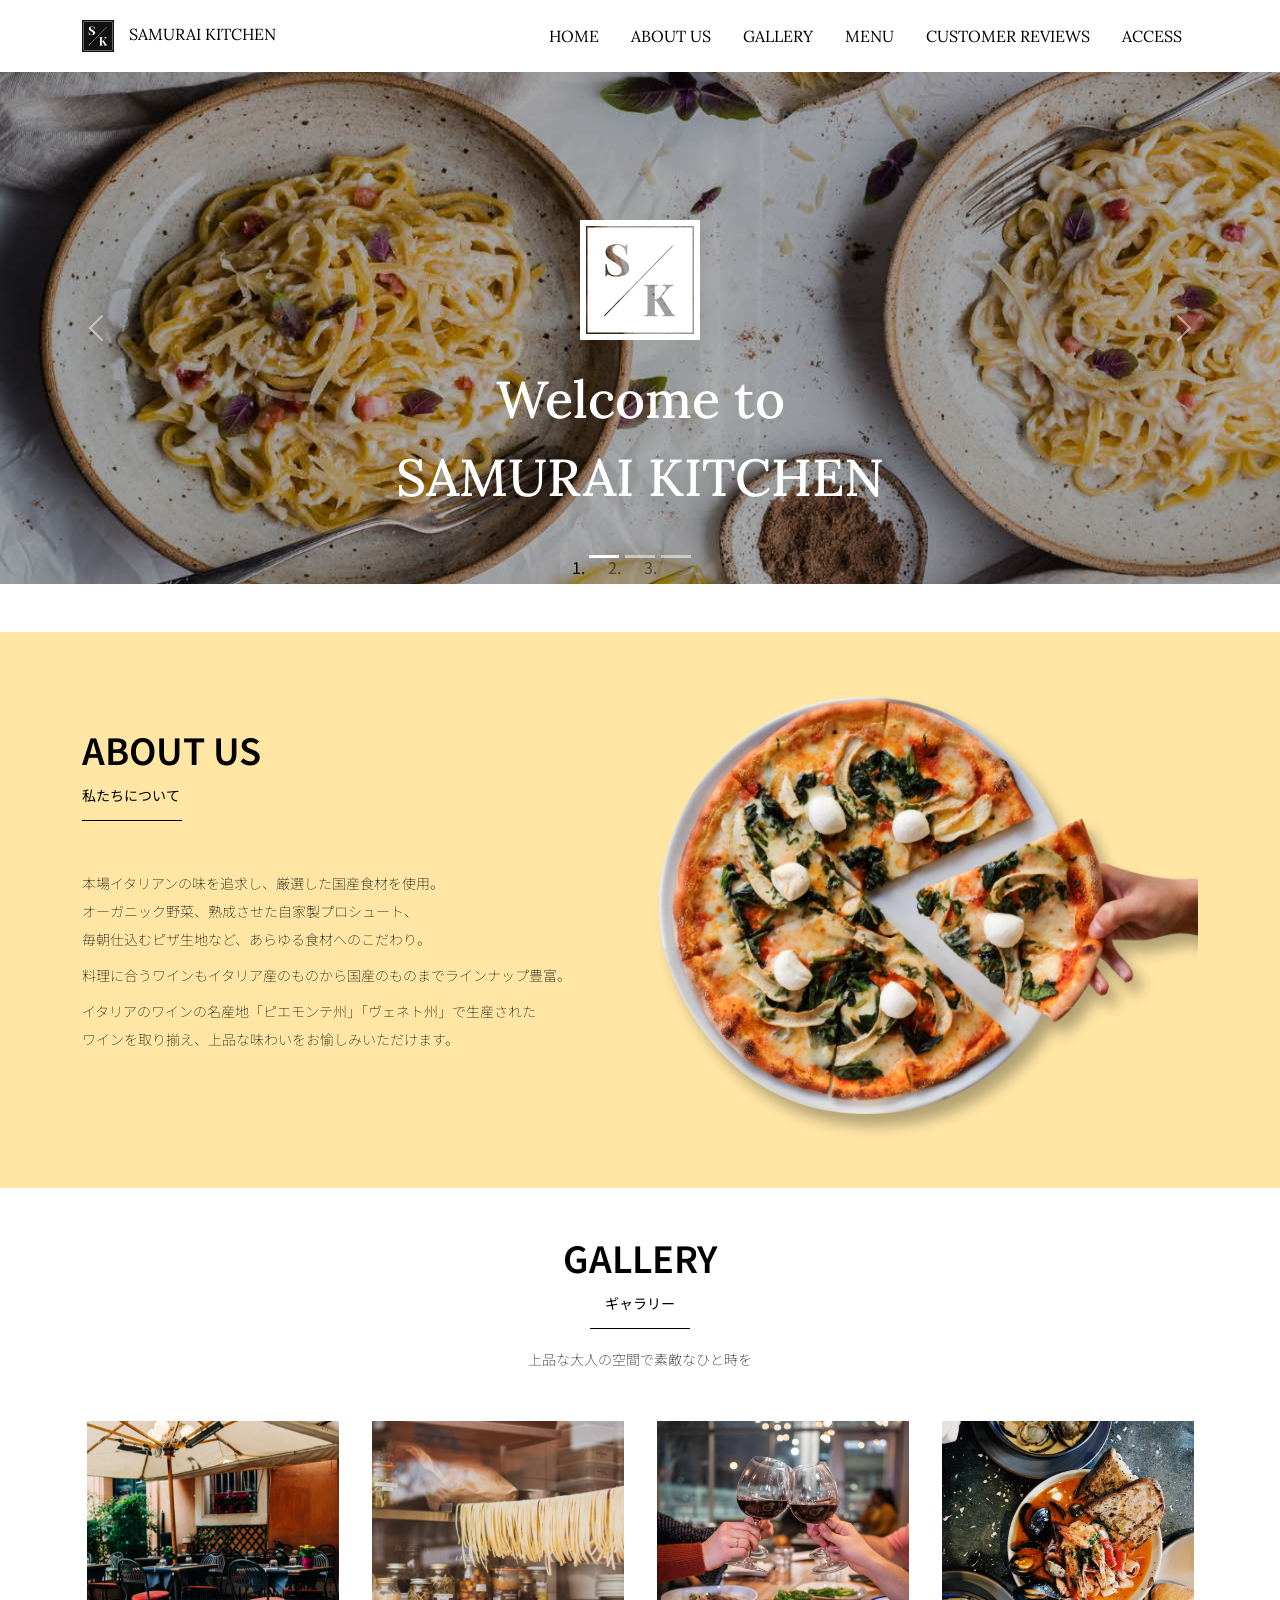
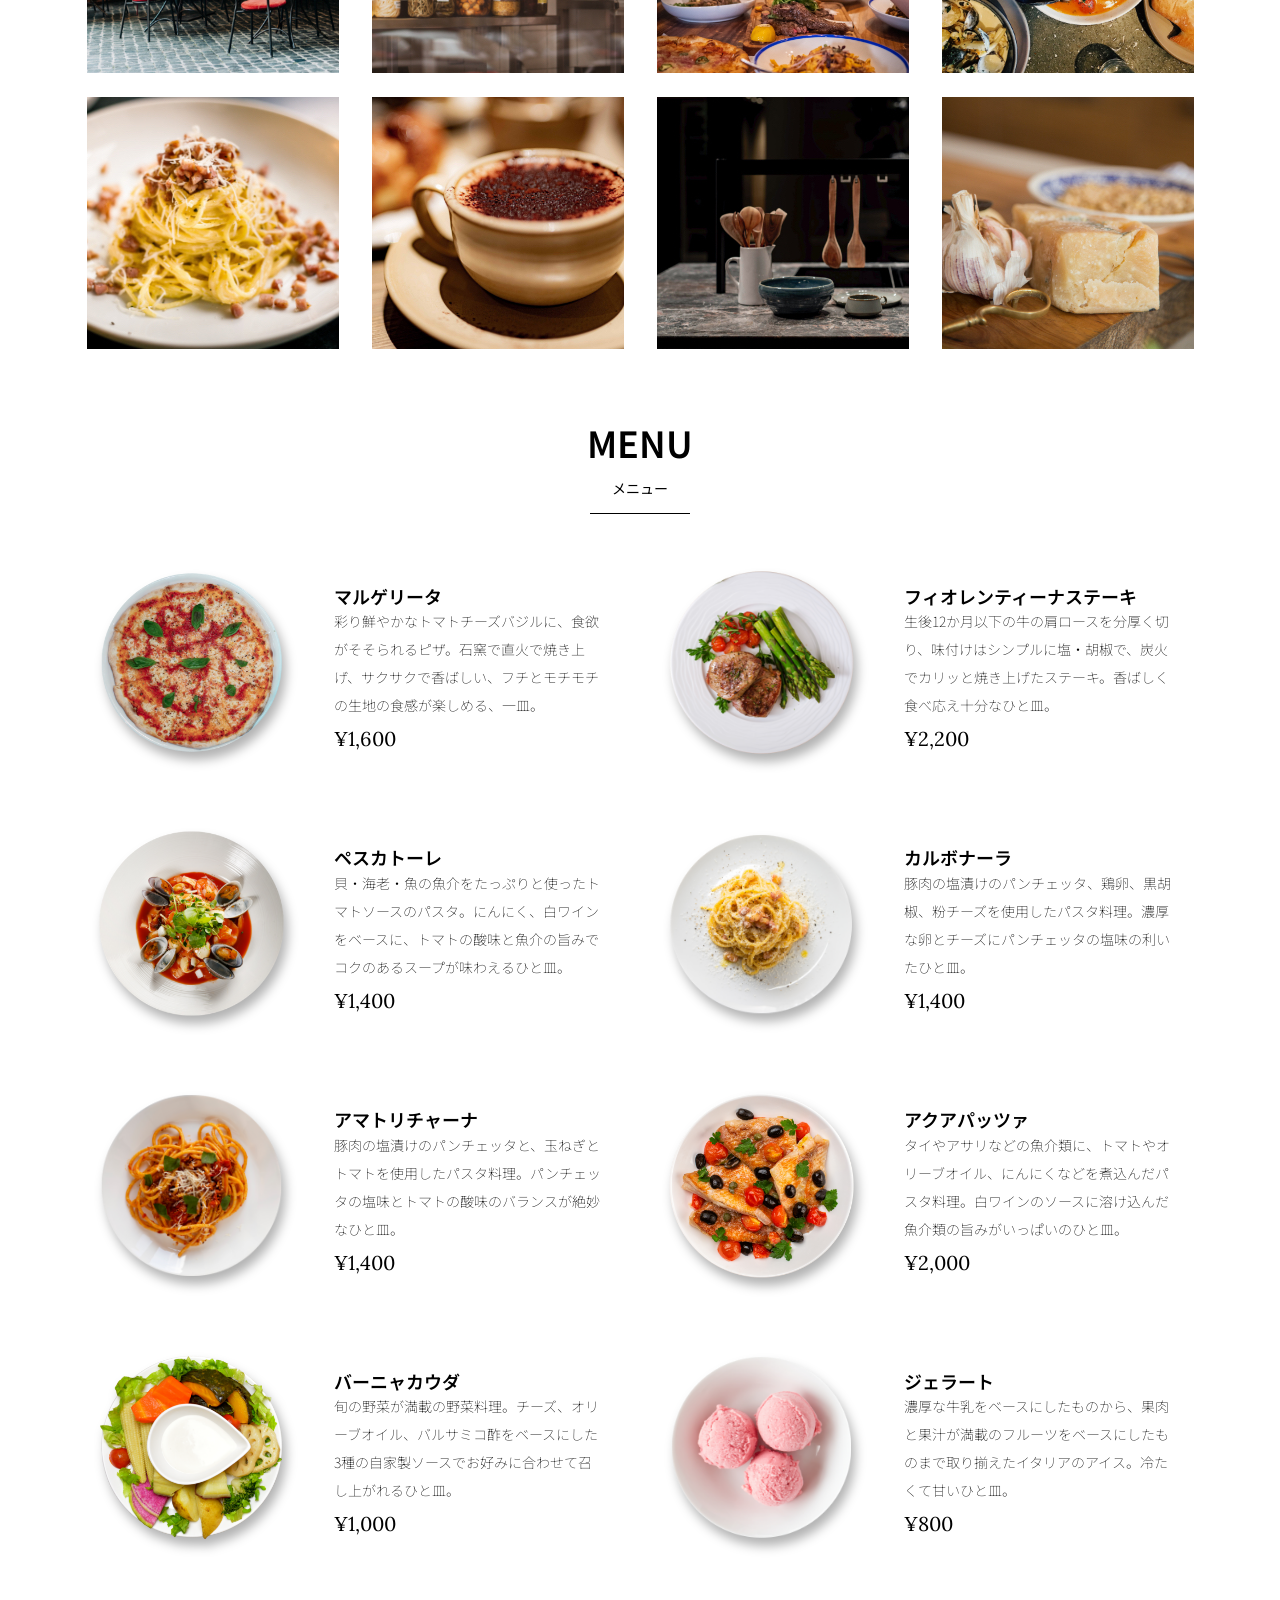
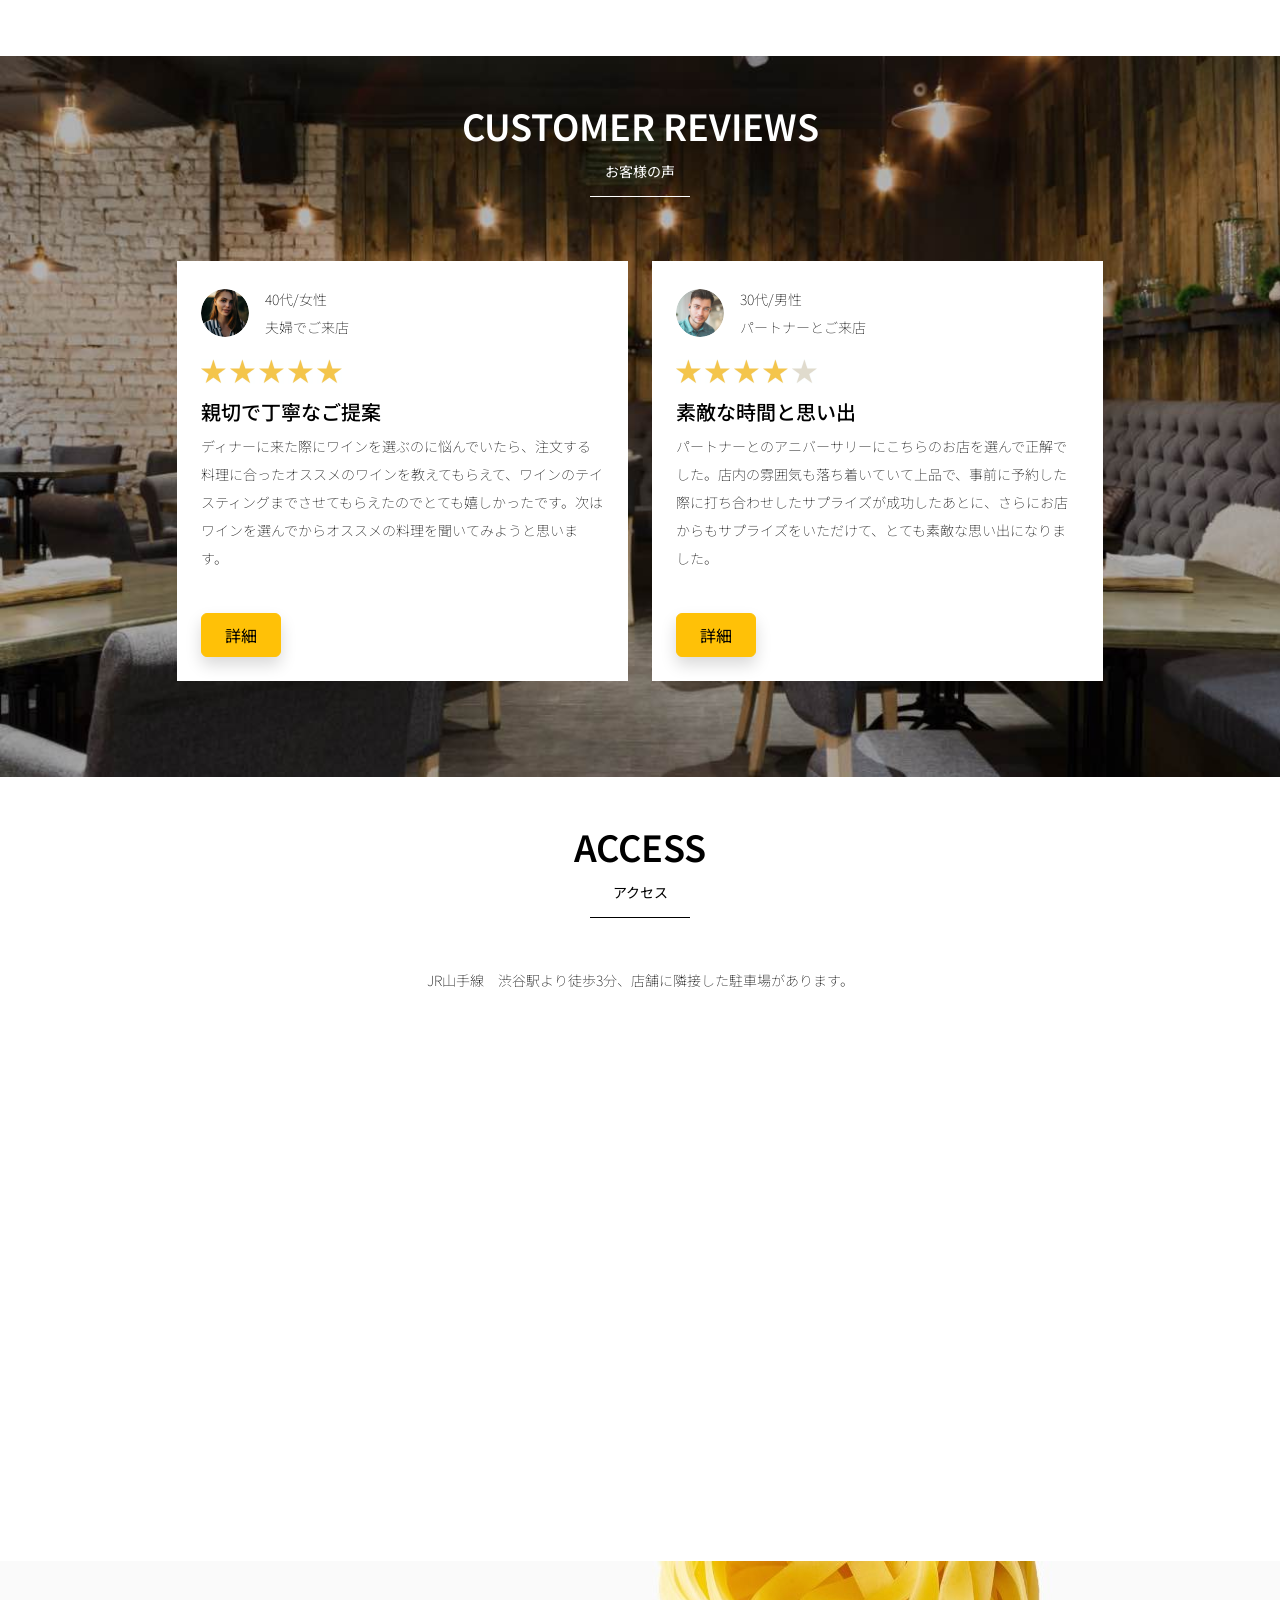
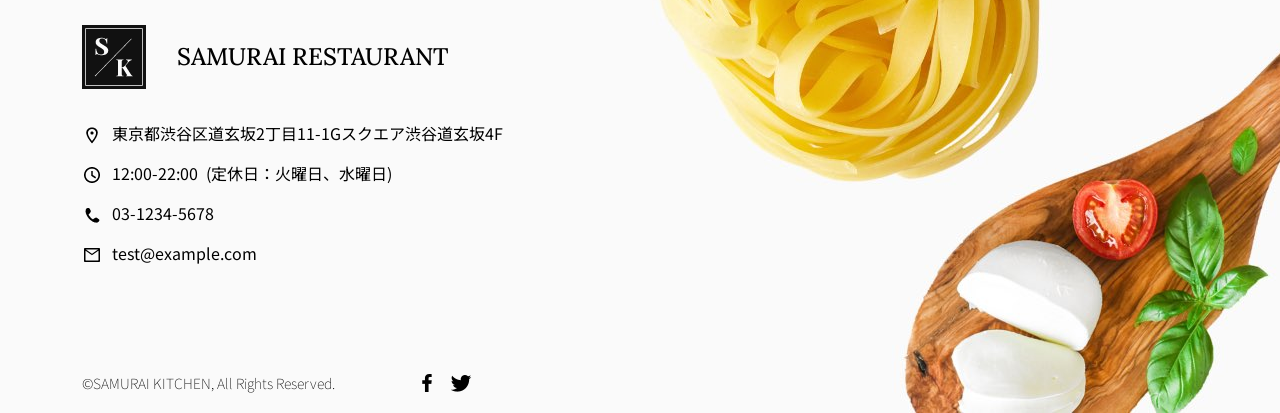
<file: code_for_design_comp/index.html>
<!doctype html>
<html lang="ja">

<head>
  <meta charset="utf-8">
  <meta name="viewport" content="width=device-width, initial-scale=1">
  <meta name="description" content="">
  <meta name="author" content="SAMURAI ENGINEER">
  <title>SAMURAI HTML教材</title>

  <!-- BootstrapのCSS読み込み -->
  <link href="https://cdn.jsdelivr.net/npm/bootstrap@5.0.0-beta1/dist/css/bootstrap.min.css" rel="stylesheet"
    integrity="sha384-giJF6kkoqNQ00vy+HMDP7azOuL0xtbfIcaT9wjKHr8RbDVddVHyTfAAsrekwKmP1" crossorigin="anonymous">

  <!-- Google Font読み込み -->
  <link rel="preconnect" href="https://fonts.gstatic.com">
  <link href="https://fonts.googleapis.com/css2?family=Lora&display=swap" rel="stylesheet">
  <link href="https://fonts.googleapis.com/css2?family=Noto+Sans+JP:wght@300&display=swap" rel="stylesheet">

  <!-- Font Awesome -->
  <link rel="stylesheet" href="https://use.fontawesome.com/releases/v5.1.0/css/all.css"
    integrity="sha384-lKuwvrZot6UHsBSfcMvOkWwlCMgc0TaWr+30HWe3a4ltaBwTZhyTEggF5tJv8tbt" crossorigin="anonymous">

  <!-- Bootstrapの読み込みのlinkタグよりも後ろに、style.cssを読み込むlinkタグを記述する -->
  <link href="stylesheet/style.css" rel="stylesheet">
</head>

<body>
  <main>
    <!-- ************************************************ ナビゲーションバー開始 -->
    <!-- ナビゲーションバー -->
    <nav class="navbar navbar-expand-lg">
      <div class="container">
        <a class="navbar-brand my_navbar_brand">
          <img class="img-fluid navbar_brand_logo" src="img/site_logo.png" alt="サイトアイコン"><span>SAMURAI KITCHEN</span>
        </a>
        <div class="navbar-toggler hamburger_menu" data-bs-toggle="collapse" data-bs-target="#navbarNav"
          aria-controls="navbarNav" aria-expanded="false" aria-label="Toggle navigation">
          <input type="checkbox" id="hamburger_btn_check">
          <label for="hamburger_btn_check" class="hamburger_btn">
            <img class="btn_open" src="img/button_open.png" alt="ナビゲーションバーのボタン">
            <img class="btn_close" src="img/button_close.png" alt="ナビゲーションバーのボタン">
          </label>
        </div>
        <div class="collapse navbar-collapse justify-content-end" id="navbarNav">
          <ul class="navbar-nav">
            <li class="nav-item px-2">
              <a class="nav-link my_nav_link my-2" aria-current="page" href="#">HOME</a>
            </li>
            <li class="nav-item px-2">
              <a class="nav-link my_nav_link my-2" href="#about">ABOUT US</a>
            </li>
            <li class="nav-item px-2">
              <a class="nav-link my_nav_link my-2" href="#gallery">GALLERY</a>
            </li>
            <li class="nav-item px-2">
              <a class="nav-link my_nav_link my-2" href="#menu">MENU</a>
            </li>
            <li class="nav-item px-2">
              <a class="nav-link my_nav_link my-2" href="#review">CUSTOMER REVIEWS</a>
            </li>
            <li class="nav-item px-2">
              <a class="nav-link my_nav_link my-2" href="#access">ACCESS</a>
            </li>
          </ul>
        </div>
      </div>
    </nav>
    <!-- ************************************************ ナビゲーションバー終了 -->

    <!-- ************************************************ カルーセル開始 -->
    <!-- カルーセル -->
    <div id="myCarousel" class="carousel slide mb-5" data-bs-ride="carousel">
      <!-- インジケーター部分 -->
      <ol class="carousel-indicators">
        <li data-bs-target="#myCarousel" data-bs-slide-to="0" class="active"></li>
        <li data-bs-target="#myCarousel" data-bs-slide-to="1"></li>
        <li data-bs-target="#myCarousel" data-bs-slide-to="2"></li>
      </ol>

      <!-- carousel-inner -->
      <div class="carousel-inner">
        <div class="carousel-item active">
          <img src="img/slider-1.jpg" alt="SAMURAI KITCHEN-1">
          <div class="carousel-caption">
            <h1 class="my_carousel_caption">
              Welcome to<br>
              SAMURAI KITCHEN
            </h1>
          </div>
        </div>
        <div class="carousel-item">
          <img src="img/slider-2.jpg" alt="サンプル画像">
          <div class="carousel-caption">
            <h1 class="my_carousel_caption">
              The fabulous combination of&nbsp;wine&nbsp;and&nbsp;food
            </h1>
          </div>
        </div>
        <div class="carousel-item">
          <img src="img/slider-3.jpg" alt="サンプル画像">
          <div class="carousel-caption">
            <h1 class="my_carousel_caption">
              Get the Italian taste<br>
              at the SAMURAI&nbsp;KITCHEN
            </h1>
          </div>
        </div>
      </div>

      <!-- コントロールボタン 左側 -->
      <a class="carousel-control-prev" href="#myCarousel" role="button" data-bs-slide="prev">
        <span class="carousel-control-prev-icon" aria-hidden="true"></span>
        <span class="visually-hidden">Previous</span>
      </a>

      <!-- コントロールボタン 右側 -->
      <a class="carousel-control-next" href="#myCarousel" role="button" data-bs-slide="next">
        <span class="carousel-control-next-icon" aria-hidden="true"></span>
        <span class="visually-hidden">Next</span>
      </a>
    </div>

    <!-- ************************************************ カルーセル終了 -->

    <!-- ************************************************ アバウトセクション開始 -->
    <!-- アバウトセクション開始 -->
    <!--idにはaboutを設定 -->
    <section class="about_us_bg" id="about">

      <!--コンテンツの中央揃え。上下方向にパディング（サイズ5）。下方向にマージン（サイズ5）。 -->
      <div class="container py-5 mb-5">

        <!-- rowクラス（行） -->
        <div class="row">

          <!-- 左側カラム（6/12分割） -->
          <div class="col-lg-6 text-left">

            <!-- 上下方向にパディング（サイズ5） -->
            <div class="py-5">

              <!-- 下方向にマージン（サイズ5） -->
              <h2 class="section_title about mb-5">
                ABOUT US
              </h2>
              <!-- 下方向にマージン（サイズ2） -->
              <p class="mb-2">
                本場イタリアンの味を追求し、厳選した国産食材を使用。<br>
                オーガニック野菜、熟成させた自家製プロシュート、<br>
                毎朝仕込むピザ生地など、あらゆる食材へのこだわり。<br>
              </p>

              <!-- 下方向にマージン（サイズ2） -->
              <p class="mb-2">
                料理に合うワインもイタリア産のものから国産のものまでラインナップ豊富。<br>
              </p>

              <!-- 下方向にマージン（サイズ2） -->
              <p class="mb-2">
                イタリアのワインの名産地「ピエモンテ州」「ヴェネト州」で生産された<br>
                ワインを取り揃え、上品な味わいをお愉しみいただけます。<br>
              </p>
            </div>
          </div>

          <!-- 右側カラム（6/12分割） -->
          <div class="col-lg-6">

            <!-- 画像を配置 -->
            <img src="img/img-about-us.png" class="img-fluid" alt="pizza">
          </div>
        </div>
      </div>

    </section>
    <!-- アバウトセクション終了 -->
    <!-- ************************************************ アバウトセクション終了 -->

    <!-- ************************************************ ギャラリーセクション開始 -->
    <!-- ギャラリーセクション開始 -->
    <section id="gallery">
      <div class="container mb-5">
        <h2 class="mb-3 section_title gallery text-center">GALLERY</h2>
        <p class="text-center mb-5">
          上品な大人の空間で素敵なひと時を
        </p>

        <div class="row">
          <div class="col-6 col-lg-3 mb-4 d-flex justify-content-center">
            <img class="img-fluid" src="img/gallery-1.jpg" alt="サンプル画像">
          </div>

          <div class="col-6 col-lg-3 mb-4 d-flex justify-content-center">
            <img class="img-fluid" src="img/gallery-2.jpg" alt="サンプル画像">
          </div>

          <div class="col-6 col-lg-3 mb-4 d-flex justify-content-center">
            <img class="img-fluid" src="img/gallery-3.jpg" alt="サンプル画像">
          </div>

          <div class="col-6 col-lg-3 mb-4 d-flex justify-content-center">
            <img class="img-fluid" src="img/gallery-4.jpg" alt="サンプル画像">
          </div>

          <div class="col-6 col-lg-3 mb-4 d-flex justify-content-center">
            <img class="img-fluid" src="img/gallery-5.jpg" alt="サンプル画像">
          </div>

          <div class="col-6 col-lg-3 mb-4 d-flex justify-content-center">
            <img class="img-fluid" src="img/gallery-6.jpg" alt="サンプル画像">
          </div>

          <div class="col-6 col-lg-3 mb-4 d-flex justify-content-center">
            <img class="img-fluid" src="img/gallery-7.jpg" alt="サンプル画像">
          </div>

          <div class="col-6 col-lg-3 mb-4 d-flex justify-content-center">
            <img class="img-fluid" src="img/gallery-8.jpg" alt="サンプル画像">
          </div>

        </div>
      </div>
    </section>
    <!-- ギャラリーセクション終了 -->

    <!-- ************************************************ ギャラリーセクション終了 -->

    <!-- ************************************************ メニューセクション -->
    <!-- メニューセクション -->
    <section id="menu">
      <div class="container">
        <div class="row">
          <div class="col-lg-12">
            <h2 class="section_title menu text-center mb-5">MENU</h2>
          </div>
        </div>
      </div>

      <div class="container mb-5">
        <div class="row">
          <div class="col-12 col-lg-6">
            <div class="row g-0 mb-4">
              <div class="col-12 col-lg-5 text-center">
                <img src="img/margherita.png" class="img-fluid" alt="マルゲリータ">
              </div>
              <div class="col-12 col-lg-7 p-4">
                <h4 class="mb-0 menu_title">マルゲリータ</h4>
                <p class="my-auto">彩り鮮やかなトマトチーズバジルに、食欲がそそられるピザ。石窯で直火で焼き上げ、サクサクで香ばしい、フチとモチモチの生地の食感が楽しめる、一皿。</p>
                <p class="menu_price">¥1,600</p>
              </div>
            </div>
          </div>

          <div class="col-12 col-lg-6">
            <div class="row g-0 mb-4">
              <div class="col-12 col-lg-5 text-center">
                <img src="img/steak.png" class="img-fluid" alt="フィオレンティーナステーキ">
              </div>
              <div class="col-12 col-lg-7 p-4">
                <h4 class="mb-0 menu_title">フィオレンティーナステーキ</h4>
                <p class="my-auto">生後12か月以下の牛の肩ロースを分厚く切り、味付けはシンプルに塩・胡椒で、炭火でカリッと焼き上げたステーキ。香ばしく食べ応え十分なひと皿。</p>
                <p class="menu_price">¥2,200</p>
              </div>
            </div>
          </div>

          <div class="col-12 col-lg-6">
            <div class="row g-0 mb-4">
              <div class="col-12 col-lg-5 text-center">
                <img src="img/pescatore.png" class="img-fluid" alt="ペスカトーレ">
              </div>
              <div class="col-12 col-lg-7 p-4">
                <h4 class="mb-0 menu_title">ペスカトーレ</h4>
                <p class="my-auto">貝・海老・魚の魚介をたっぷりと使ったトマトソースのパスタ。にんにく、白ワインをベースに、トマトの酸味と魚介の旨みでコクのあるスープが味わえるひと皿。</p>
                <p class="menu_price">¥1,400</p>
              </div>
            </div>
          </div>

          <div class="col-12 col-lg-6">
            <div class="row g-0 mb-4">
              <div class="col-12 col-lg-5 text-center">
                <img src="img/carbonara.png" class="img-fluid" alt="カルボナーラ">
              </div>
              <div class="col-12 col-lg-7 p-4">
                <h4 class="mb-0 menu_title">カルボナーラ</h4>
                <p class="my-auto">豚肉の塩漬けのパンチェッタ、鶏卵、黒胡椒、粉チーズを使用したパスタ料理。濃厚な卵とチーズにパンチェッタの塩味の利いたひと皿。</p>
                <p class="menu_price">¥1,400</p>
              </div>
            </div>
          </div>

          <div class="col-12 col-lg-6">
            <div class="row g-0 mb-4">
              <div class="col-12 col-lg-5 text-center">
                <img src="img/amatriciana.png" class="img-fluid" alt="アマトリチャーナ">
              </div>
              <div class="col-12 col-lg-7 p-4">
                <h4 class="mb-0 menu_title">アマトリチャーナ</h4>
                <p class="my-auto">豚肉の塩漬けのパンチェッタと、玉ねぎとトマトを使用したパスタ料理。パンチェッタの塩味とトマトの酸味のバランスが絶妙なひと皿。</p>
                <p class="menu_price">¥1,400</p>
              </div>
            </div>
          </div>

          <div class="col-12 col-lg-6">
            <div class="row g-0 mb-4">
              <div class="col-12 col-lg-5 text-center">
                <img src="img/acqua-pazza.png" class="img-fluid" alt="アクアパッツァ">
              </div>
              <div class="col-12 col-lg-7 p-4">
                <h4 class="mb-0 menu_title">アクアパッツァ</h4>
                <p class="my-auto">タイやアサリなどの魚介類に、トマトやオリーブオイル、にんにくなどを煮込んだパスタ料理。白ワインのソースに溶け込んだ魚介類の旨みがいっぱいのひと皿。</p>
                <p class="menu_price">¥2,000</p>
              </div>
            </div>
          </div>

          <div class="col-12 col-lg-6">
            <div class="row g-0 mb-4">
              <div class="col-12 col-lg-5 text-center">
                <img src="img/bagna-cauda.png" class="img-fluid" alt="バーニャカウダ">
              </div>
              <div class="col-12 col-lg-7 p-4">
                <h4 class="mb-0 menu_title">バーニャカウダ</h4>
                <p class="my-auto">旬の野菜が満載の野菜料理。チーズ、オリーブオイル、バルサミコ酢をベースにした3種の自家製ソースでお好みに合わせて召し上がれるひと皿。</p>
                <p class="menu_price">¥1,000</p>
              </div>
            </div>
          </div>

          <div class="col-12 col-lg-6">
            <div class="row g-0 mb-4">
              <div class="col-12 col-lg-5 text-center">
                <img src="img/gelato.png" class="img-fluid" alt="ジェラート">
              </div>
              <div class="col-12 col-lg-7 p-4">
                <h4 class="mb-0 menu_title">ジェラート</h4>
                <p class="my-auto">濃厚な牛乳をベースにしたものから、果肉と果汁が満載のフルーツをベースにしたものまで取り揃えたイタリアのアイス。冷たくて甘いひと皿。</p>
                <p class="menu_price">¥800</p>
              </div>
            </div>
          </div>
        </div>
      </div>
    </section>
    <!-- メニューセクション終了 -->
    <!-- ************************************************ メニューセクション終了 -->

    <!-- ************************************************ レビューセクション開始 -->
    <!-- レビューセクション開始 -->
    <section id="review">
      <div class="review_wrapper">
        <div class="container py-5 mb-5">
          <div class="text-center mb-5">
            <h2 class="section_title review text-center text-white">CUSTOMER REVIEWS</h2>
          </div>
          <div class="row pb-5 justify-content-center">
            <div class="col-12 col-lg-5 mt-3">
              <div class="bg-white h_420">
                <div class="p-4">
                  <div class="d-flex align-items-center">
                    <img src="img/customer-woman.png" class="reviewer_img" alt="サンプル画像">
                    <div>
                      <p class="my-0">40代/女性</p>
                      <p class="my-0">夫婦でご来店</p>
                    </div>
                  </div>
                  <div class="my-3">
                    <img src="img/star-point.png" class="star_img" alt="star">
                    <img src="img/star-point.png" class="star_img" alt="star">
                    <img src="img/star-point.png" class="star_img" alt="star">
                    <img src="img/star-point.png" class="star_img" alt="star">
                    <img src="img/star-point.png" class="star_img" alt="star">
                  </div>
                  <h5>親切で丁寧なご提案</h5>
                  <p>
                    ディナーに来た際にワインを選ぶのに悩んでいたら、注文する料理に合ったオススメのワインを教えてもらえて、ワインのテイスティングまでさせてもらえたのでとても嬉しかったです。次はワインを選んでからオススメの料理を聞いてみようと思います。
                  </p>
                  <button type="button" class="btn btn-warning shadow fix_bottom">詳細</button>
                </div>
              </div>
            </div>
            <div class="col-12 col-lg-5 mt-3">
              <div class="bg-white h_420">
                <div class="p-4">
                  <div class="d-flex align-items-center">
                    <img src="img/customer-man.png" class="reviewer_img" alt="サンプル画像">
                    <div>
                      <p class="my-0">30代/男性</p>
                      <p class="my-0">パートナーとご来店</p>
                    </div>
                  </div>
                  <div class="my-3">
                    <img src="img/star-point.png" class="star_img" alt="star">
                    <img src="img/star-point.png" class="star_img" alt="star">
                    <img src="img/star-point.png" class="star_img" alt="star">
                    <img src="img/star-point.png" class="star_img" alt="star">
                    <img src="img/star-no-point.png" class="star_img" alt="no-star">
                  </div>
                  <h5>素敵な時間と思い出</h5>
                  <p>
                    パートナーとのアニバーサリーにこちらのお店を選んで正解でした。店内の雰囲気も落ち着いていて上品で、事前に予約した際に打ち合わせしたサプライズが成功したあとに、さらにお店からもサプライズをいただけて、とても素敵な思い出になりました。
                  </p>
                  <button type="button" class="btn btn-warning shadow fix_bottom">詳細</button>
                </div>
              </div>
            </div>
          </div>
        </div>
      </div>
    </section>
    <!-- レビューセクション終了 -->
    <!-- ************************************************ レビューセクション終了 -->

    <!-- ************************************************ アクセスセクション開始 -->
    <!-- アクセスセクション開始 -->
    <section id="access">
      <div class="container">

        <div class="row">
          <div class="col-lg-12 text-center mb-5">
            <h2 class="section_title text-center access mb-5">ACCESS</h2>
            <p>JR山手線　渋谷駅より徒歩3分、店舗に隣接した駐車場があります。</p>
          </div>
        </div>
      </div>

      <div class="container mb-5 px-2">
        <iframe
          src="https://www.google.com/maps/embed?pb=!1m18!1m12!1m3!1d12967.114087343349!2d139.687349334065!3d35.657827993593834!2m3!1f0!2f0!3f0!3m2!1i1024!2i768!4f1.1!3m3!1m2!1s0x6018f5209bb80c49%3A0x7abbc1a9d7d575eb!2z5qCq5byP5Lya56S-5L6N!5e0!3m2!1sja!2sjp!4v1623882550231!5m2!1sja!2sjp"
          class="w-100" style="height: 50vh;" loading="lazy"></iframe>
      </div>
    </section>
    <!-- アクセスセクション終了 -->
    <!-- ************************************************ アクセスセクション終了 -->


    <!-- ************************************************ フッター開始 -->
    <!-- フッター開始 -->
    <footer id="footer">
      <div class="container">
        <div class="row">
          <div class="col-12 col-lg-6 position-relative">
            <div class="row pt-5">
              <div class="col-lg-2 text-center my-3">
                <img class="img-fluid footer_brand_logo" src="img/site_logo.png" alt="サンプル画像">
              </div>
              <div class="col-lg-10 align-self-center my-3">
                <h2 class="m-0 footer_text">SAMURAI RESTAURANT</h2>
              </div>
            </div>

            <div class="restaurant_info py-3">
              <div class="d-flex mb-3">
                <img src="img/icon-Marker.png" alt="marker">
                <p class="p-0 m-0">東京都渋谷区道玄坂2丁目11-1Gスクエア渋谷道玄坂4F</p>
              </div>
              <div class="d-flex mb-3">
                <img src="img/icon-Clock.png" alt="clock">
                <p class="p-0 m-0">12:00-22:00&nbsp;&nbsp;(定休日：火曜日、水曜日)</p>
              </div>
              <div class="d-flex mb-3">
                <img src="img/icon-Phone.png" alt="phone">
                <p class="p-0 m-0">03-1234-5678</p>
              </div>
              <div class="d-flex mb-3">
                <img src="img/icon-Mail.png" alt="mail">
                <p class="p-0 m-0">test@example.com</p>
              </div>
            </div>

            <div class="copy_right align-items-center">
              <p>
                ©SAMURAI KITCHEN, All Rights Reserved.
              </p>
              <img src="img/icon-facebook.png" class="sns_img" alt="facebook">
              <img src="img/icon-twitter.png" class="sns_img" alt="twitter">
            </div>
          </div>

          <div class="col-12 col-lg-6 d-none d-lg-block">
            <img src="img/background-footer.jpg" alt="背景画像">
          </div>
        </div>
      </div>
    </footer>
    <!-- フッター終了 -->
    <!-- ************************************************ フッター終了 -->
  </main>

  <!-- BootstrapのJS読み込み -->
  <script src="https://cdn.jsdelivr.net/npm/bootstrap@5.0.0-beta1/dist/js/bootstrap.bundle.min.js"
    integrity="sha384-ygbV9kiqUc6oa4msXn9868pTtWMgiQaeYH7/t7LECLbyPA2x65Kgf80OJFdroafW"
    crossorigin="anonymous"></script>
</body>

</html>
</file>
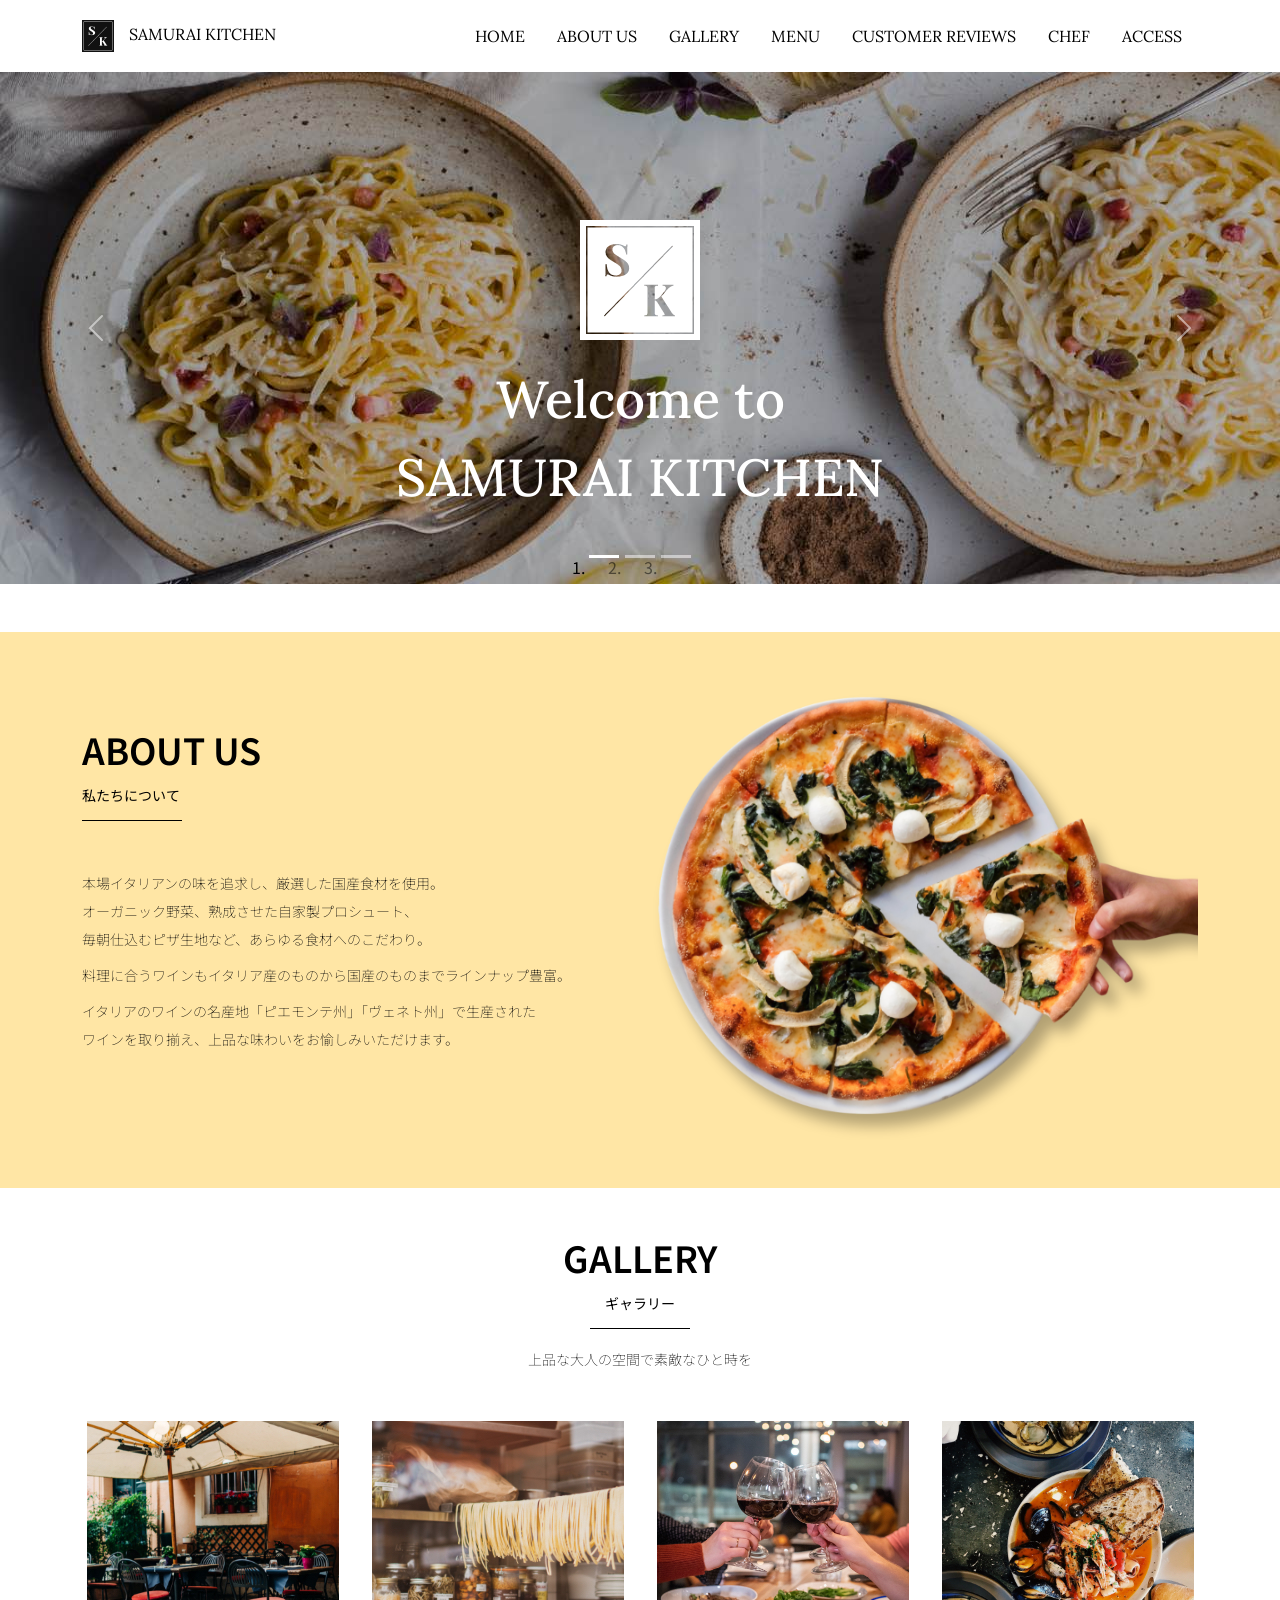
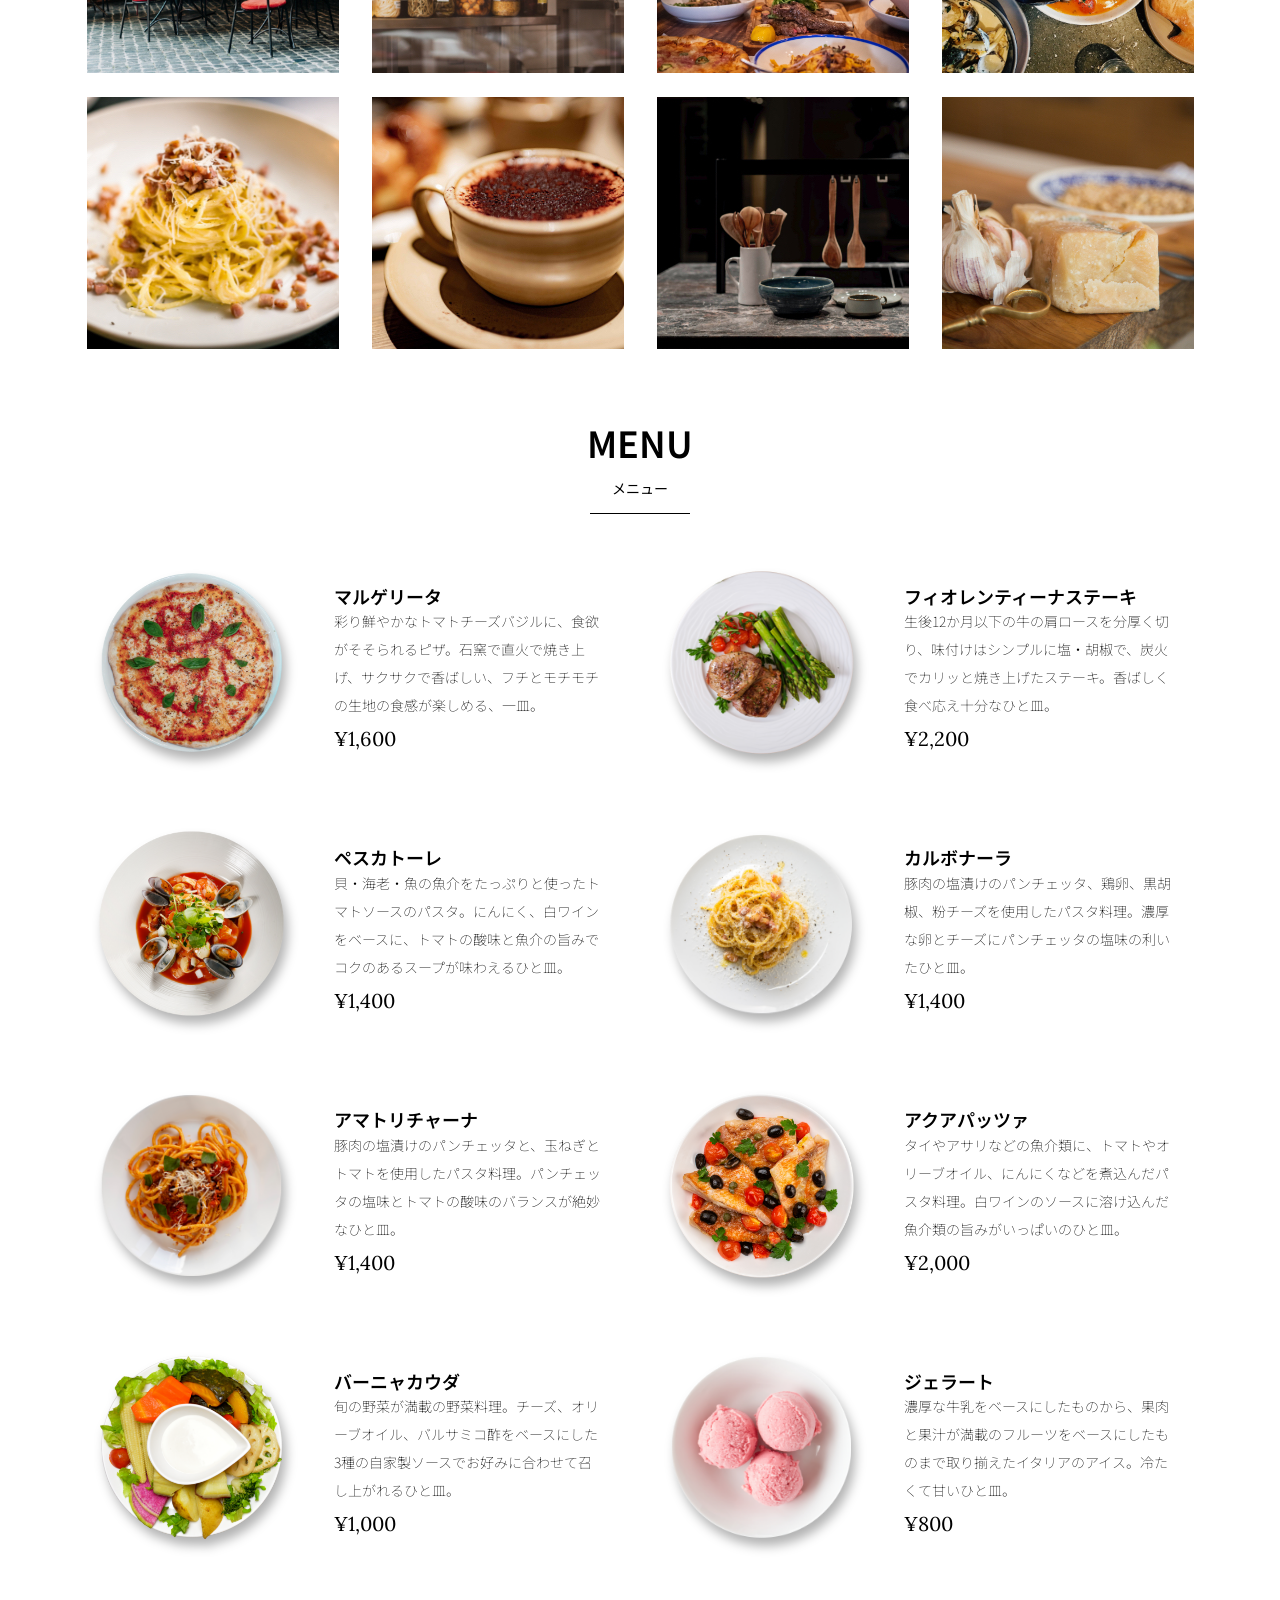
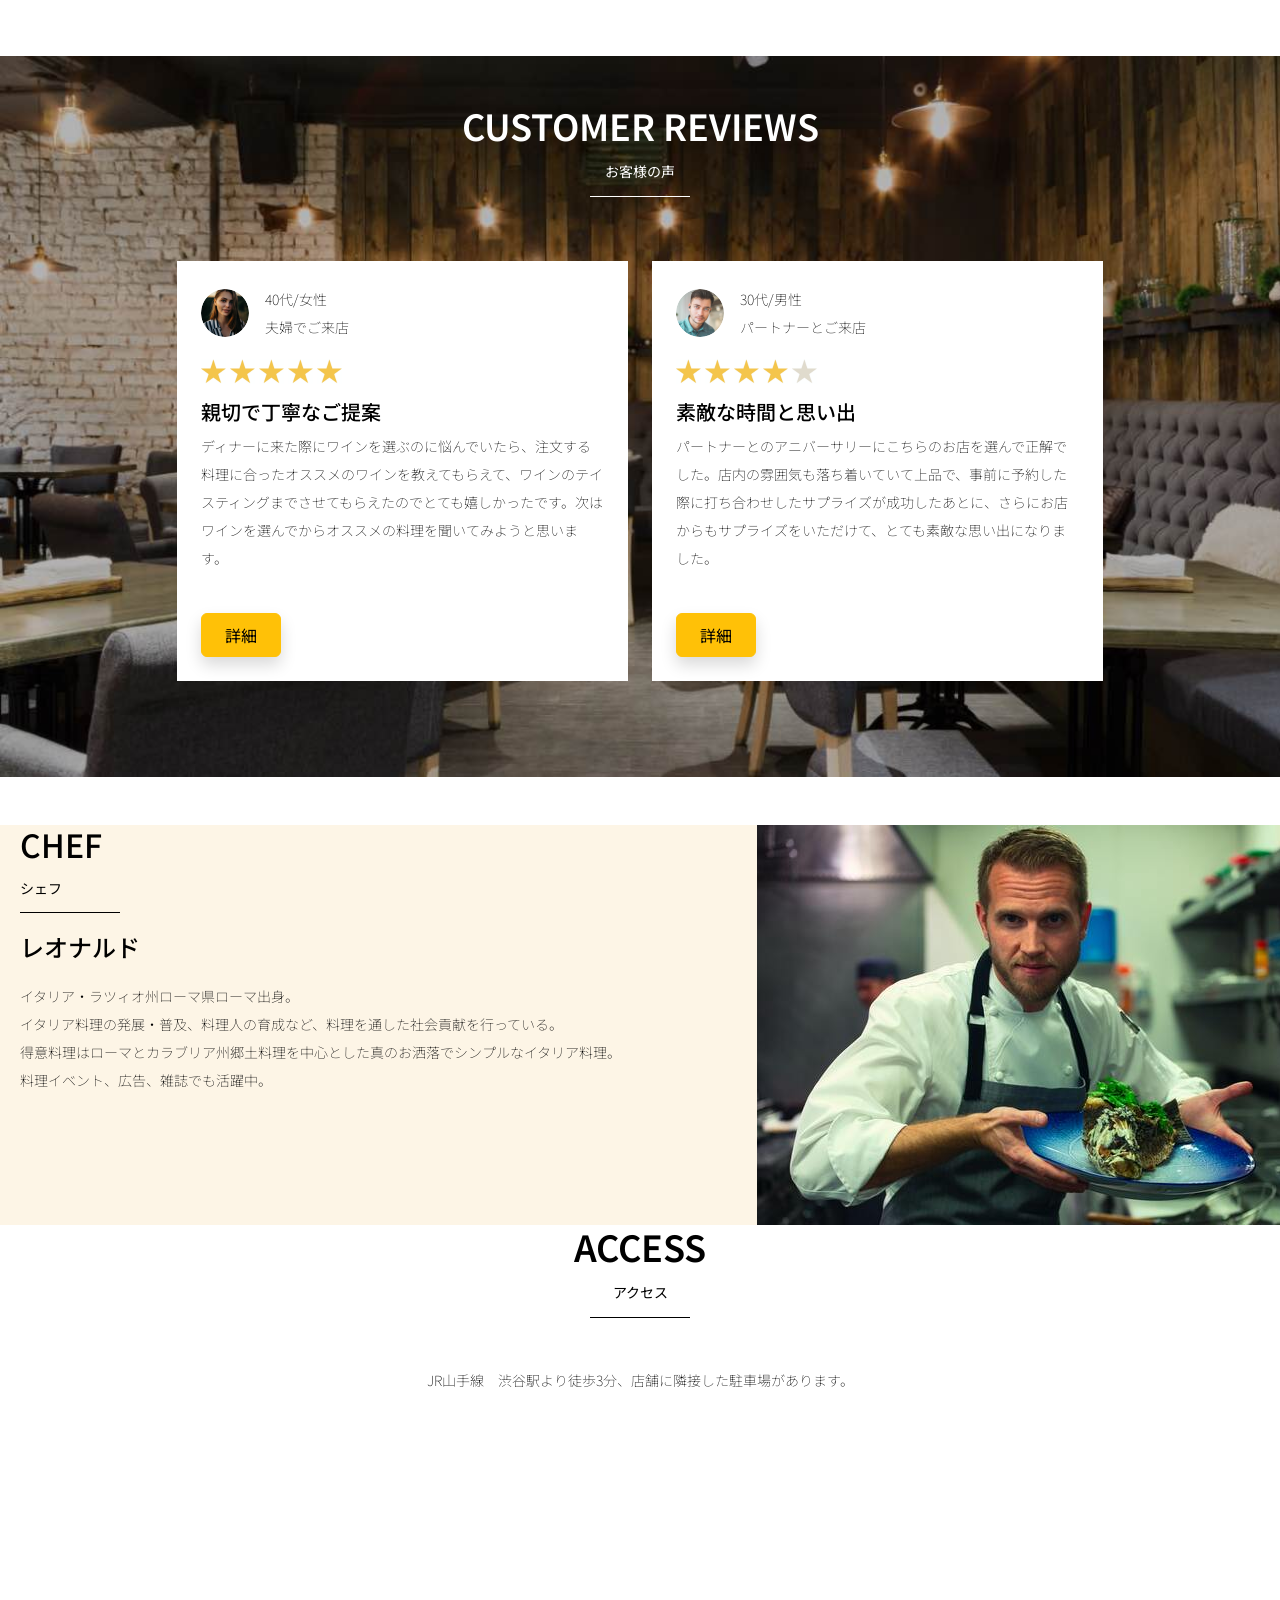
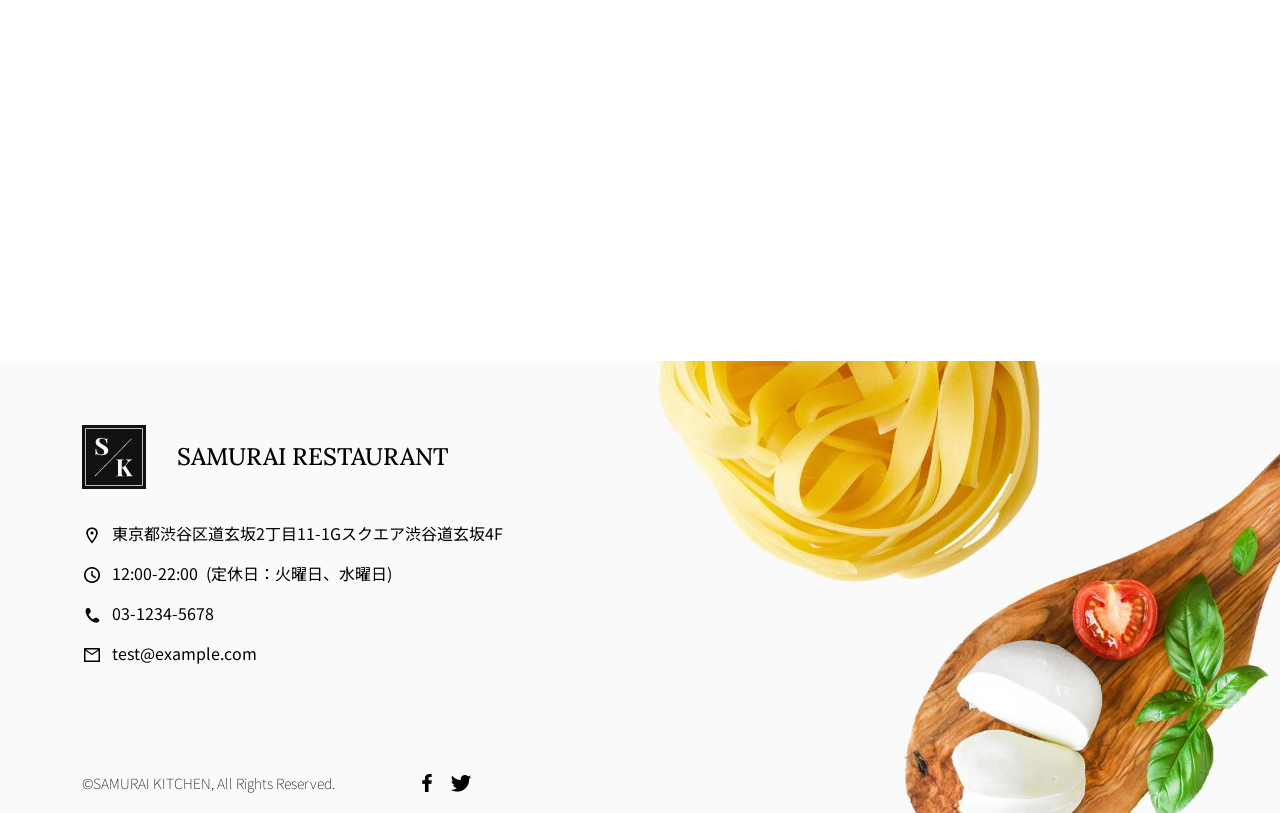
<file: kadai_015/index.html>
<!doctype html>
<html lang="ja">

<head>
  <meta charset="utf-8">
  <meta name="viewport" content="width=device-width, initial-scale=1">
  <meta name="description" content="">
  <meta name="author" content="SAMURAI ENGINEER">
  <title>SAMURAI HTML教材</title>

  <!-- BootstrapのCSS読み込み -->
  <link href="https://cdn.jsdelivr.net/npm/bootstrap@5.0.0-beta1/dist/css/bootstrap.min.css" rel="stylesheet"
    integrity="sha384-giJF6kkoqNQ00vy+HMDP7azOuL0xtbfIcaT9wjKHr8RbDVddVHyTfAAsrekwKmP1" crossorigin="anonymous">

  <!-- Google Font読み込み -->
  <link rel="preconnect" href="https://fonts.gstatic.com">
  <link href="https://fonts.googleapis.com/css2?family=Lora&display=swap" rel="stylesheet">
  <link href="https://fonts.googleapis.com/css2?family=Noto+Sans+JP:wght@300&display=swap" rel="stylesheet">

  <!-- Font Awesome -->
  <link rel="stylesheet" href="https://use.fontawesome.com/releases/v5.1.0/css/all.css"
    integrity="sha384-lKuwvrZot6UHsBSfcMvOkWwlCMgc0TaWr+30HWe3a4ltaBwTZhyTEggF5tJv8tbt" crossorigin="anonymous">

  <!-- Bootstrapの読み込みのlinkタグよりも後ろに、style.cssを読み込むlinkタグを記述する -->
  <link href="stylesheet/style.css" rel="stylesheet">
</head>

<body>
  <main>
    <!-- ************************************************ ナビゲーションバー開始 -->
    <!-- ナビゲーションバー -->
    <nav class="navbar navbar-expand-lg">
      <div class="container">
        <a class="navbar-brand my_navbar_brand">
          <img class="img-fluid navbar_brand_logo" src="img/site_logo.png" alt="サイトアイコン"><span>SAMURAI KITCHEN</span>
        </a>
        <div class="navbar-toggler hamburger_menu" data-bs-toggle="collapse" data-bs-target="#navbarNav"
          aria-controls="navbarNav" aria-expanded="false" aria-label="Toggle navigation">
          <input type="checkbox" id="hamburger_btn_check">
          <label for="hamburger_btn_check" class="hamburger_btn">
            <img class="btn_open" src="img/button_open.png" alt="ナビゲーションバーのボタン">
            <img class="btn_close" src="img/button_close.png" alt="ナビゲーションバーのボタン">
          </label>
        </div>
        <div class="collapse navbar-collapse justify-content-end" id="navbarNav">
          <ul class="navbar-nav">
            <li class="nav-item px-2">
              <a class="nav-link my_nav_link my-2" aria-current="page" href="#">HOME</a>
            </li>
            <li class="nav-item px-2">
              <a class="nav-link my_nav_link my-2" href="#about">ABOUT US</a>
            </li>
            <li class="nav-item px-2">
              <a class="nav-link my_nav_link my-2" href="#gallery">GALLERY</a>
            </li>
            <li class="nav-item px-2">
              <a class="nav-link my_nav_link my-2" href="#menu">MENU</a>
            </li>
            <li class="nav-item px-2">
              <a class="nav-link my_nav_link my-2" href="#review">CUSTOMER REVIEWS</a>
            </li>
            <li class="nav-item px-2">
              <a class="nav-link my_nav_link my-2" href="#chef">CHEF</a>
            </li>
            <li class="nav-item px-2">
              <a class="nav-link my_nav_link my-2" href="#access">ACCESS</a>
            </li>
          </ul>
        </div>
      </div>
    </nav>
    <!-- ************************************************ ナビゲーションバー終了 -->

    <!-- ************************************************ カルーセル開始 -->
    <!-- カルーセル -->
    <div id="myCarousel" class="carousel slide mb-5" data-bs-ride="carousel">
      <!-- インジケーター部分 -->
      <ol class="carousel-indicators">
        <li data-bs-target="#myCarousel" data-bs-slide-to="0" class="active"></li>
        <li data-bs-target="#myCarousel" data-bs-slide-to="1"></li>
        <li data-bs-target="#myCarousel" data-bs-slide-to="2"></li>
      </ol>

      <!-- carousel-inner -->
      <div class="carousel-inner">
        <div class="carousel-item active">
          <img src="img/slider-1.jpg" alt="SAMURAI KITCHEN-1">
          <div class="carousel-caption">
            <h1 class="my_carousel_caption">
              Welcome to<br>
              SAMURAI KITCHEN
            </h1>
          </div>
        </div>
        <div class="carousel-item">
          <img src="img/slider-2.jpg" alt="サンプル画像">
          <div class="carousel-caption">
            <h1 class="my_carousel_caption">
              The fabulous combination of&nbsp;wine&nbsp;and&nbsp;food
            </h1>
          </div>
        </div>
        <div class="carousel-item">
          <img src="img/slider-3.jpg" alt="サンプル画像">
          <div class="carousel-caption">
            <h1 class="my_carousel_caption">
              Get the Italian taste<br>
              at the SAMURAI&nbsp;KITCHEN
            </h1>
          </div>
        </div>
      </div>

      <!-- コントロールボタン 左側 -->
      <a class="carousel-control-prev" href="#myCarousel" role="button" data-bs-slide="prev">
        <span class="carousel-control-prev-icon" aria-hidden="true"></span>
        <span class="visually-hidden">Previous</span>
      </a>

      <!-- コントロールボタン 右側 -->
      <a class="carousel-control-next" href="#myCarousel" role="button" data-bs-slide="next">
        <span class="carousel-control-next-icon" aria-hidden="true"></span>
        <span class="visually-hidden">Next</span>
      </a>
    </div>

    <!-- ************************************************ カルーセル終了 -->

    <!-- ************************************************ アバウトセクション開始 -->
    <!-- アバウトセクション開始 -->
    <!--idにはaboutを設定 -->
    <section class="about_us_bg" id="about">

      <!--コンテンツの中央揃え。上下方向にパディング（サイズ5）。下方向にマージン（サイズ5）。 -->
      <div class="container py-5 mb-5">

        <!-- rowクラス（行） -->
        <div class="row">

          <!-- 左側カラム（6/12分割） -->
          <div class="col-lg-6 text-left">

            <!-- 上下方向にパディング（サイズ5） -->
            <div class="py-5">

              <!-- 下方向にマージン（サイズ5） -->
              <h2 class="section_title about mb-5">
                ABOUT US
              </h2>
              <!-- 下方向にマージン（サイズ2） -->
              <p class="mb-2">
                本場イタリアンの味を追求し、厳選した国産食材を使用。<br>
                オーガニック野菜、熟成させた自家製プロシュート、<br>
                毎朝仕込むピザ生地など、あらゆる食材へのこだわり。<br>
              </p>

              <!-- 下方向にマージン（サイズ2） -->
              <p class="mb-2">
                料理に合うワインもイタリア産のものから国産のものまでラインナップ豊富。<br>
              </p>

              <!-- 下方向にマージン（サイズ2） -->
              <p class="mb-2">
                イタリアのワインの名産地「ピエモンテ州」「ヴェネト州」で生産された<br>
                ワインを取り揃え、上品な味わいをお愉しみいただけます。<br>
              </p>
            </div>
          </div>

          <!-- 右側カラム（6/12分割） -->
          <div class="col-lg-6">

            <!-- 画像を配置 -->
            <img src="img/img-about-us.png" class="img-fluid" alt="pizza">
          </div>
        </div>
      </div>

    </section>
    <!-- アバウトセクション終了 -->
    <!-- ************************************************ アバウトセクション終了 -->

    <!-- ************************************************ ギャラリーセクション開始 -->
    <!-- ギャラリーセクション開始 -->
    <section id="gallery">
      <div class="container mb-5">
        <h2 class="mb-3 section_title gallery text-center">GALLERY</h2>
        <p class="text-center mb-5">
          上品な大人の空間で素敵なひと時を
        </p>

        <div class="row">
          <div class="col-6 col-lg-3 mb-4 d-flex justify-content-center">
            <img class="img-fluid" src="img/gallery-1.jpg" alt="サンプル画像">
          </div>

          <div class="col-6 col-lg-3 mb-4 d-flex justify-content-center">
            <img class="img-fluid" src="img/gallery-2.jpg" alt="サンプル画像">
          </div>

          <div class="col-6 col-lg-3 mb-4 d-flex justify-content-center">
            <img class="img-fluid" src="img/gallery-3.jpg" alt="サンプル画像">
          </div>

          <div class="col-6 col-lg-3 mb-4 d-flex justify-content-center">
            <img class="img-fluid" src="img/gallery-4.jpg" alt="サンプル画像">
          </div>

          <div class="col-6 col-lg-3 mb-4 d-flex justify-content-center">
            <img class="img-fluid" src="img/gallery-5.jpg" alt="サンプル画像">
          </div>

          <div class="col-6 col-lg-3 mb-4 d-flex justify-content-center">
            <img class="img-fluid" src="img/gallery-6.jpg" alt="サンプル画像">
          </div>

          <div class="col-6 col-lg-3 mb-4 d-flex justify-content-center">
            <img class="img-fluid" src="img/gallery-7.jpg" alt="サンプル画像">
          </div>

          <div class="col-6 col-lg-3 mb-4 d-flex justify-content-center">
            <img class="img-fluid" src="img/gallery-8.jpg" alt="サンプル画像">
          </div>

        </div>
      </div>
    </section>
    <!-- ギャラリーセクション終了 -->

    <!-- ************************************************ ギャラリーセクション終了 -->

    <!-- ************************************************ メニューセクション -->
    <!-- メニューセクション -->
    <section id="menu">
      <div class="container">
        <div class="row">
          <div class="col-lg-12">
            <h2 class="section_title menu text-center mb-5">MENU</h2>
          </div>
        </div>
      </div>

      <div class="container mb-5">
        <div class="row">
          <div class="col-12 col-lg-6">
            <div class="row g-0 mb-4">
              <div class="col-12 col-lg-5 text-center">
                <img src="img/margherita.png" class="img-fluid" alt="マルゲリータ">
              </div>
              <div class="col-12 col-lg-7 p-4">
                <h4 class="mb-0 menu_title">マルゲリータ</h4>
                <p class="my-auto">彩り鮮やかなトマトチーズバジルに、食欲がそそられるピザ。石窯で直火で焼き上げ、サクサクで香ばしい、フチとモチモチの生地の食感が楽しめる、一皿。</p>
                <p class="menu_price">¥1,600</p>
              </div>
            </div>
          </div>

          <div class="col-12 col-lg-6">
            <div class="row g-0 mb-4">
              <div class="col-12 col-lg-5 text-center">
                <img src="img/steak.png" class="img-fluid" alt="フィオレンティーナステーキ">
              </div>
              <div class="col-12 col-lg-7 p-4">
                <h4 class="mb-0 menu_title">フィオレンティーナステーキ</h4>
                <p class="my-auto">生後12か月以下の牛の肩ロースを分厚く切り、味付けはシンプルに塩・胡椒で、炭火でカリッと焼き上げたステーキ。香ばしく食べ応え十分なひと皿。</p>
                <p class="menu_price">¥2,200</p>
              </div>
            </div>
          </div>

          <div class="col-12 col-lg-6">
            <div class="row g-0 mb-4">
              <div class="col-12 col-lg-5 text-center">
                <img src="img/pescatore.png" class="img-fluid" alt="ペスカトーレ">
              </div>
              <div class="col-12 col-lg-7 p-4">
                <h4 class="mb-0 menu_title">ペスカトーレ</h4>
                <p class="my-auto">貝・海老・魚の魚介をたっぷりと使ったトマトソースのパスタ。にんにく、白ワインをベースに、トマトの酸味と魚介の旨みでコクのあるスープが味わえるひと皿。</p>
                <p class="menu_price">¥1,400</p>
              </div>
            </div>
          </div>

          <div class="col-12 col-lg-6">
            <div class="row g-0 mb-4">
              <div class="col-12 col-lg-5 text-center">
                <img src="img/carbonara.png" class="img-fluid" alt="カルボナーラ">
              </div>
              <div class="col-12 col-lg-7 p-4">
                <h4 class="mb-0 menu_title">カルボナーラ</h4>
                <p class="my-auto">豚肉の塩漬けのパンチェッタ、鶏卵、黒胡椒、粉チーズを使用したパスタ料理。濃厚な卵とチーズにパンチェッタの塩味の利いたひと皿。</p>
                <p class="menu_price">¥1,400</p>
              </div>
            </div>
          </div>

          <div class="col-12 col-lg-6">
            <div class="row g-0 mb-4">
              <div class="col-12 col-lg-5 text-center">
                <img src="img/amatriciana.png" class="img-fluid" alt="アマトリチャーナ">
              </div>
              <div class="col-12 col-lg-7 p-4">
                <h4 class="mb-0 menu_title">アマトリチャーナ</h4>
                <p class="my-auto">豚肉の塩漬けのパンチェッタと、玉ねぎとトマトを使用したパスタ料理。パンチェッタの塩味とトマトの酸味のバランスが絶妙なひと皿。</p>
                <p class="menu_price">¥1,400</p>
              </div>
            </div>
          </div>

          <div class="col-12 col-lg-6">
            <div class="row g-0 mb-4">
              <div class="col-12 col-lg-5 text-center">
                <img src="img/acqua-pazza.png" class="img-fluid" alt="アクアパッツァ">
              </div>
              <div class="col-12 col-lg-7 p-4">
                <h4 class="mb-0 menu_title">アクアパッツァ</h4>
                <p class="my-auto">タイやアサリなどの魚介類に、トマトやオリーブオイル、にんにくなどを煮込んだパスタ料理。白ワインのソースに溶け込んだ魚介類の旨みがいっぱいのひと皿。</p>
                <p class="menu_price">¥2,000</p>
              </div>
            </div>
          </div>

          <div class="col-12 col-lg-6">
            <div class="row g-0 mb-4">
              <div class="col-12 col-lg-5 text-center">
                <img src="img/bagna-cauda.png" class="img-fluid" alt="バーニャカウダ">
              </div>
              <div class="col-12 col-lg-7 p-4">
                <h4 class="mb-0 menu_title">バーニャカウダ</h4>
                <p class="my-auto">旬の野菜が満載の野菜料理。チーズ、オリーブオイル、バルサミコ酢をベースにした3種の自家製ソースでお好みに合わせて召し上がれるひと皿。</p>
                <p class="menu_price">¥1,000</p>
              </div>
            </div>
          </div>

          <div class="col-12 col-lg-6">
            <div class="row g-0 mb-4">
              <div class="col-12 col-lg-5 text-center">
                <img src="img/gelato.png" class="img-fluid" alt="ジェラート">
              </div>
              <div class="col-12 col-lg-7 p-4">
                <h4 class="mb-0 menu_title">ジェラート</h4>
                <p class="my-auto">濃厚な牛乳をベースにしたものから、果肉と果汁が満載のフルーツをベースにしたものまで取り揃えたイタリアのアイス。冷たくて甘いひと皿。</p>
                <p class="menu_price">¥800</p>
              </div>
            </div>
          </div>
        </div>
      </div>
    </section>
    <!-- メニューセクション終了 -->
    <!-- ************************************************ メニューセクション終了 -->

    <!-- ************************************************ レビューセクション開始 -->
    <!-- レビューセクション開始 -->
    <section id="review">
      <div class="review_wrapper">
        <div class="container py-5 mb-5">
          <div class="text-center mb-5">
            <h2 class="section_title review text-center text-white">CUSTOMER REVIEWS</h2>
          </div>
          <div class="row pb-5 justify-content-center">
            <div class="col-12 col-lg-5 mt-3">
              <div class="bg-white h_420">
                <div class="p-4">
                  <div class="d-flex align-items-center">
                    <img src="img/customer-woman.png" class="reviewer_img" alt="サンプル画像">
                    <div>
                      <p class="my-0">40代/女性</p>
                      <p class="my-0">夫婦でご来店</p>
                    </div>
                  </div>
                  <div class="my-3">
                    <img src="img/star-point.png" class="star_img" alt="star">
                    <img src="img/star-point.png" class="star_img" alt="star">
                    <img src="img/star-point.png" class="star_img" alt="star">
                    <img src="img/star-point.png" class="star_img" alt="star">
                    <img src="img/star-point.png" class="star_img" alt="star">
                  </div>
                  <h5>親切で丁寧なご提案</h5>
                  <p>
                    ディナーに来た際にワインを選ぶのに悩んでいたら、注文する料理に合ったオススメのワインを教えてもらえて、ワインのテイスティングまでさせてもらえたのでとても嬉しかったです。次はワインを選んでからオススメの料理を聞いてみようと思います。
                  </p>
                  <button type="button" class="btn btn-warning shadow fix_bottom">詳細</button>
                </div>
              </div>
            </div>
            <div class="col-12 col-lg-5 mt-3">
              <div class="bg-white h_420">
                <div class="p-4">
                  <div class="d-flex align-items-center">
                    <img src="img/customer-man.png" class="reviewer_img" alt="サンプル画像">
                    <div>
                      <p class="my-0">30代/男性</p>
                      <p class="my-0">パートナーとご来店</p>
                    </div>
                  </div>
                  <div class="my-3">
                    <img src="img/star-point.png" class="star_img" alt="star">
                    <img src="img/star-point.png" class="star_img" alt="star">
                    <img src="img/star-point.png" class="star_img" alt="star">
                    <img src="img/star-point.png" class="star_img" alt="star">
                    <img src="img/star-no-point.png" class="star_img" alt="no-star">
                  </div>
                  <h5>素敵な時間と思い出</h5>
                  <p>
                    パートナーとのアニバーサリーにこちらのお店を選んで正解でした。店内の雰囲気も落ち着いていて上品で、事前に予約した際に打ち合わせしたサプライズが成功したあとに、さらにお店からもサプライズをいただけて、とても素敵な思い出になりました。
                  </p>
                  <button type="button" class="btn btn-warning shadow fix_bottom">詳細</button>
                </div>
              </div>
            </div>
          </div>
        </div>
      </div>
    </section>
    <!-- レビューセクション終了 -->
    <!-- ************************************************ レビューセクション終了 -->

    <!-- ************************************************ シェフ開始 -->
    <section class="chef_bg" id="chef">
      <div class="row">
        <div class="col-md-7">
          <h2 class="chef">CHEF</h2>
          <h4 class="chef_name">レオナルド</h4>
          <p>
            イタリア・ラツィオ州ローマ県ローマ出身。 <br>
            イタリア料理の発展・普及、料理人の育成など、料理を通した社会貢献を行っている。<br>
            得意料理はローマとカラブリア州郷土料理を中心とした真のお洒落でシンプルなイタリア料理。<br>
            料理イベント、広告、雑誌でも活躍中。
          </p>
        </div>

        <div class="col-md-3">
          <img src="img/chef.jpg" alt="シェフ">
        </div>
    </section>


    <!-- ************************************************ シェフ終了 -->

    <!-- ************************************************ アクセスセクション開始 -->
    <!-- アクセスセクション開始 -->
    <section id="access">
      <div class="container">

        <div class="row">
          <div class="col-lg-12 text-center mb-5">
            <h2 class="section_title text-center access mb-5">ACCESS</h2>
            <p>JR山手線　渋谷駅より徒歩3分、店舗に隣接した駐車場があります。</p>
          </div>
        </div>
      </div>

      <div class="container mb-5 px-2">
        <iframe
          src="https://www.google.com/maps/embed?pb=!1m18!1m12!1m3!1d12967.114087343349!2d139.687349334065!3d35.657827993593834!2m3!1f0!2f0!3f0!3m2!1i1024!2i768!4f1.1!3m3!1m2!1s0x6018f5209bb80c49%3A0x7abbc1a9d7d575eb!2z5qCq5byP5Lya56S-5L6N!5e0!3m2!1sja!2sjp!4v1623882550231!5m2!1sja!2sjp"
          class="w-100" style="height: 50vh;" loading="lazy"></iframe>
      </div>
    </section>
    <!-- アクセスセクション終了 -->
    <!-- ************************************************ アクセスセクション終了 -->


    <!-- ************************************************ フッター開始 -->
    <!-- フッター開始 -->
    <footer id="footer">
      <div class="container">
        <div class="row">
          <div class="col-12 col-lg-6 position-relative">
            <div class="row pt-5">
              <div class="col-lg-2 text-center my-3">
                <img class="img-fluid footer_brand_logo" src="img/site_logo.png" alt="サンプル画像">
              </div>
              <div class="col-lg-10 align-self-center my-3">
                <h2 class="m-0 footer_text">SAMURAI RESTAURANT</h2>
              </div>
            </div>

            <div class="restaurant_info py-3">
              <div class="d-flex mb-3">
                <img src="img/icon-Marker.png" alt="marker">
                <p class="p-0 m-0">東京都渋谷区道玄坂2丁目11-1Gスクエア渋谷道玄坂4F</p>
              </div>
              <div class="d-flex mb-3">
                <img src="img/icon-Clock.png" alt="clock">
                <p class="p-0 m-0">12:00-22:00&nbsp;&nbsp;(定休日：火曜日、水曜日)</p>
              </div>
              <div class="d-flex mb-3">
                <img src="img/icon-Phone.png" alt="phone">
                <p class="p-0 m-0">03-1234-5678</p>
              </div>
              <div class="d-flex mb-3">
                <img src="img/icon-Mail.png" alt="mail">
                <p class="p-0 m-0">test@example.com</p>
              </div>
            </div>

            <div class="copy_right align-items-center">
              <p>
                ©SAMURAI KITCHEN, All Rights Reserved.
              </p>
              <img src="img/icon-facebook.png" class="sns_img" alt="facebook">
              <img src="img/icon-twitter.png" class="sns_img" alt="twitter">
            </div>
          </div>

          <div class="col-12 col-lg-6 d-none d-lg-block">
            <img src="img/background-footer.jpg" alt="背景画像">
          </div>
        </div>
      </div>
    </footer>
    <!-- フッター終了 -->
    <!-- ************************************************ フッター終了 -->
  </main>

  <!-- BootstrapのJS読み込み -->
  <script src="https://cdn.jsdelivr.net/npm/bootstrap@5.0.0-beta1/dist/js/bootstrap.bundle.min.js"
    integrity="sha384-ygbV9kiqUc6oa4msXn9868pTtWMgiQaeYH7/t7LECLbyPA2x65Kgf80OJFdroafW"
    crossorigin="anonymous"></script>
</body>

</html>
</file>
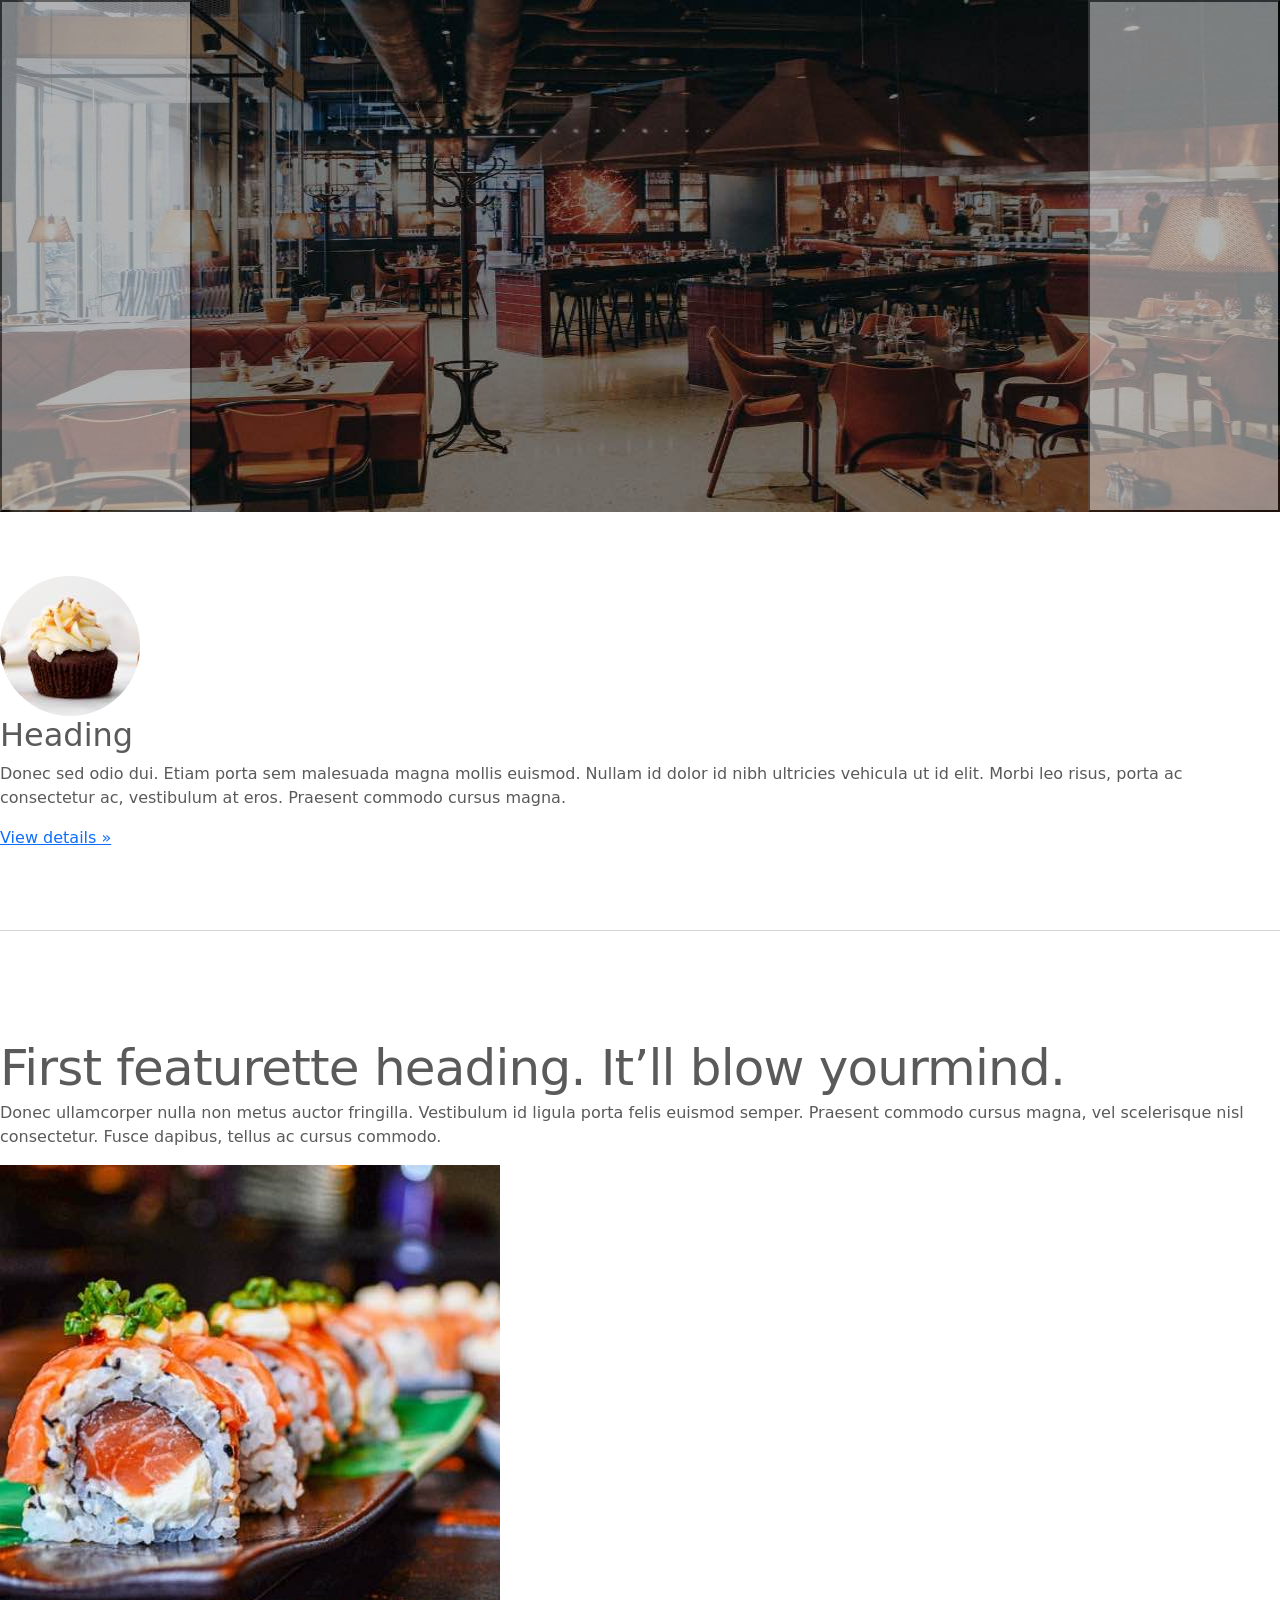
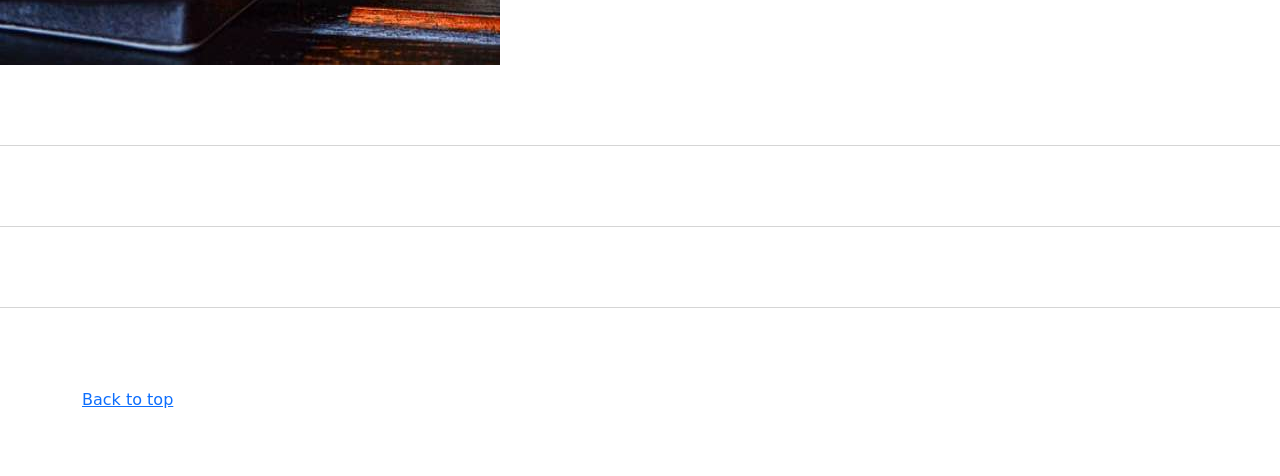
<file: kadai_003/index_for_student.html>
<!doctype html>
<html lang="en">

<head>
  <meta charset="utf-8">
  <meta name="viewport" content="width=device-width, initial-scale=1">
  <meta name="description" content="">
  <meta name="author" content="Mark Otto, Jacob Thornton, and Bootstrap contributors">
  <meta name="generator" content="Hugo 0.79.0">
  <title>Carousel Template · Bootstrap v5.0</title>
  <link rel="canonical" href="https://getbootstrap.com/docs/5.0/examples/carousel/">
  <!-- ************************************************ bootstrap.min.cssの読み込み -->
  <link href="dist/css/bootstrap.min.css" rel="stylesheet">
  <!-- ************************************************ carousel.cssの読み込み -->
  <link href="carousel.css" rel="stylesheet">
  <!-- ************************************************ bootstrap.bundle.min.jsの読み込み -->
  <script src="dist/js/bootstrap.bundle.min.js" defer></script>
</head>

<body>
  <main>
    <!-- ************************************************ カールセル開始 -->
 <div id="myCarousel" class="carousel slide carousel-fade" data-bs-ride="carousel">
  <div class="carousel-inner">
    <div class="carousel-item active">
      <img src="img/top_1.jpg" class="d-block w-100" alt="サンプル画像1">
    </div>
    <div class="carousel-item">
      <img src="img/top_2.jpg" class="d-block w-100" alt="サンプル画像2">
    </div>
    <div class="carousel-item">
      <img src="img/top_3.jpg" class="d-block w-100" alt="サンプル画像3">
    </div>
  </div>
  <button class="carousel-control-prev" type="button" data-bs-target="#myCarousel" data-bs-slide="prev">
    <span class="carousel-control-prev-icon" aria-hidden="true"></span>
    <span class="visually-hidden">Previous</span>
  </button>
  <button class="carousel-control-next" type="button" data-bs-target="#myCarousel" data-bs-slide="next">
    <span class="carousel-control-next-icon" aria-hidden="true"></span>
    <span class="visually-hidden">Next</span>
  </button>
</div>
    <!-- ************************************************ カールセル終了 -->
    <!-- <div class="container marketing"> -->
    <div class="">
      <!-- <div class="row"> -->
      <div class="">
        <!-- <div class="col-lg-4"> -->
        <div class="">
          <img src="img/cake.jpg" class="rounded-circle" alt="サンプル画像2">
          <h2>Heading</h2>
          <p>Donec sed odio dui. Etiam porta sem malesuada magna mollis euismod. Nullam id dolor id nibh ultricies
            vehicula ut id elit. Morbi leo risus, porta ac consectetur ac, vestibulum at eros. Praesent commodo cursus
            magna.</p>
          <!-- <p><a class="btn btn-secondary" href="#" role="button">View details &raquo;</a></p> -->
          <p><a class="" href="#" role="button">View details &raquo;</a></p>
        </div>
      </div>
      <hr class="featurette-divider">
      <!-- <div class="row"> -->
      <div class="">
        <!-- <div class="col-md-7"> -->
        <div class="">
          <!-- <h2 class="featurette-heading">First featurette heading. <span class="text-muted">It’ll blow yourmind.</span> -->
          <h2 class="featurette-heading">First featurette heading. <span class="">It’ll blow yourmind.</span></h2>
          <!-- <p class="lead">Donec ullamcorper nulla non metus auctor fringilla. Vestibulum id ligula porta felis
              euismod
              semper. Praesent commodo cursus magna, vel scelerisque nisl consectetur. Fusce dapibus, tellus ac cursus
              commodo.</p> -->
          <p class="">
            Donec ullamcorper nulla non metus auctor fringilla. Vestibulum id ligula porta felis
            euismod
            semper. Praesent commodo cursus magna, vel scelerisque nisl consectetur. Fusce dapibus, tellus ac cursus
            commodo.
          </p>
        </div>
        <!-- <div class="col-md-5"> -->
        <div class="">
          <!-- <img src="img/sushi.jpg" class="img-fluid" alt=""> -->
          <img src="img/sushi.jpg" class="" alt="サンプル画像3">
        </div>
      </div>
      <hr class="featurette-divider">
      <!-- ここにもう一つ左右を反転させたものを作ります。 -->
      <hr class="featurette-divider">
      <!-- ここにもう一つ左右を反転させたものを作ります。 -->
      <hr class="featurette-divider">
      <footer class="container">
        <!-- <p class="float-end"><a href="#">Back to top</a></p> -->
        <p class=""><a href="#">Back to top</a></p>
      </footer>
    </div>
  </main>
</body>

</html>
</file>
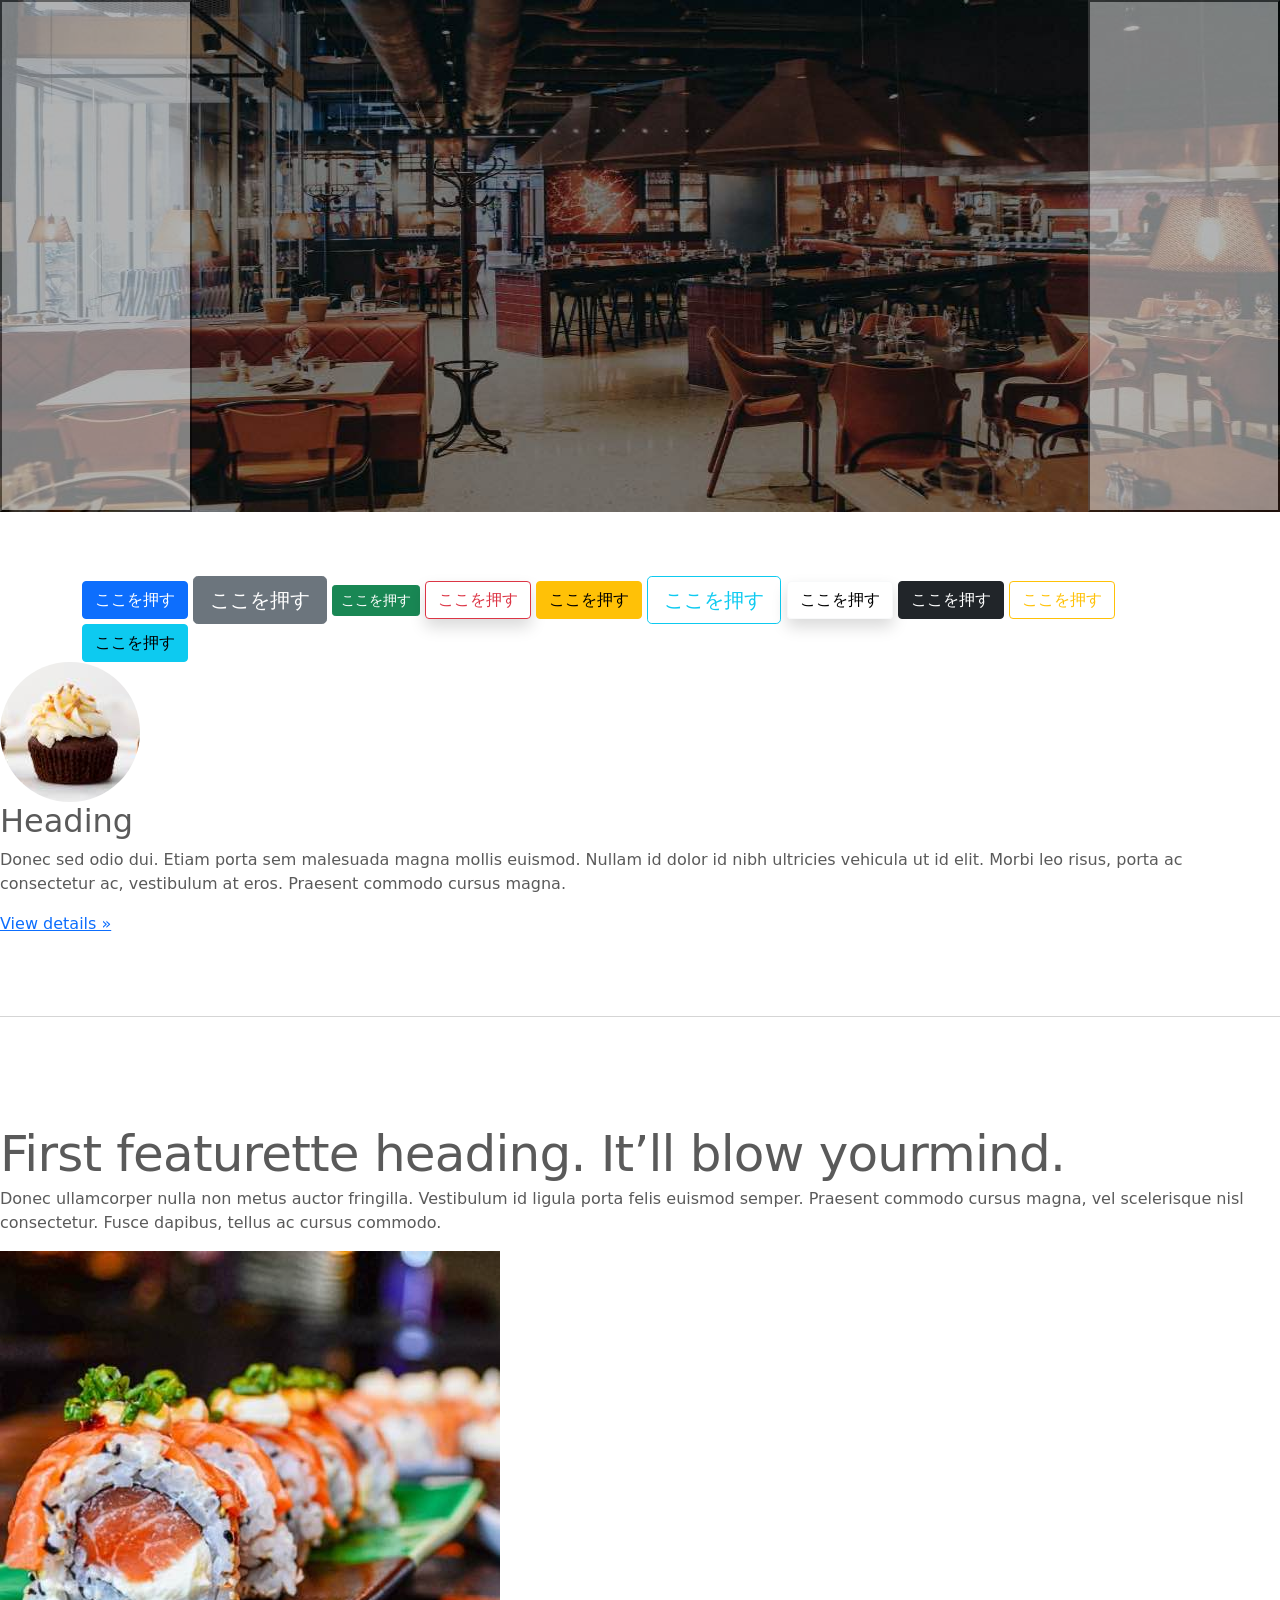
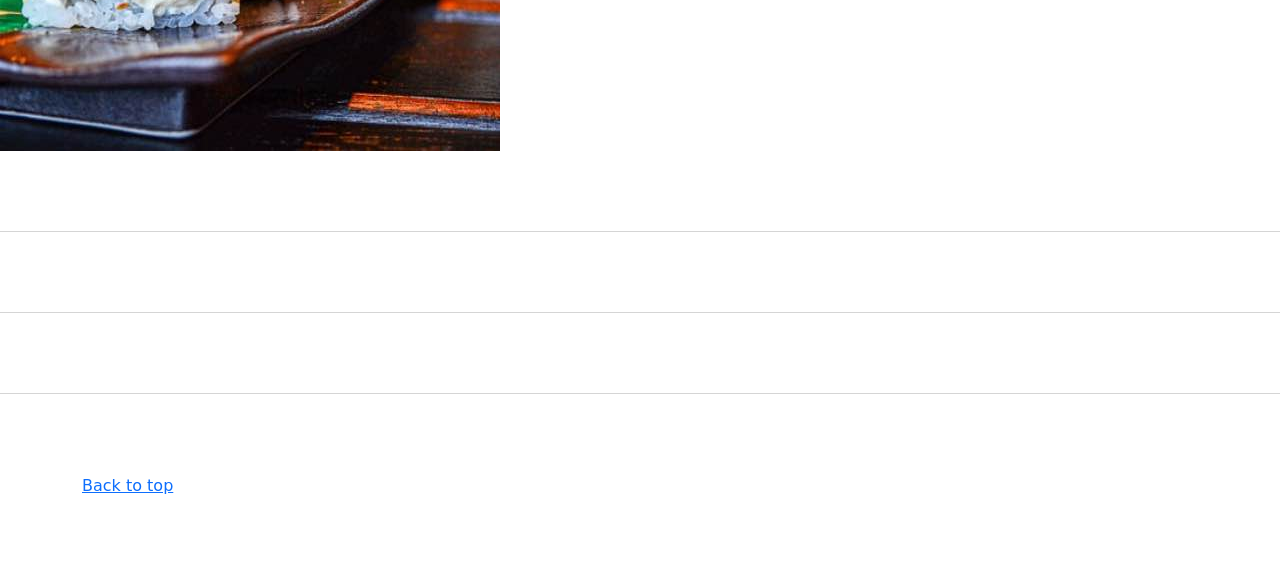
<file: kadai_004/index_for_student.html>
<!doctype html>
<html lang="en">

<head>
  <meta charset="utf-8">
  <meta name="viewport" content="width=device-width, initial-scale=1">
  <meta name="description" content="">
  <meta name="author" content="Mark Otto, Jacob Thornton, and Bootstrap contributors">
  <meta name="generator" content="Hugo 0.79.0">
  <title>Carousel Template · Bootstrap v5.0</title>
  <link rel="canonical" href="https://getbootstrap.com/docs/5.0/examples/carousel/">
  <!-- ************************************************ bootstrap.min.cssの読み込み -->
  <link href="dist/css/bootstrap.min.css" rel="stylesheet">
  <!-- ************************************************ carousel.cssの読み込み -->
  <link href="carousel.css" rel="stylesheet">
  <!-- ************************************************ bootstrap.bundle.min.jsの読み込み -->
  <script src="dist/js/bootstrap.bundle.min.js" defer></script>
</head>

<body>
  <main>
    <!-- ************************************************ カールセル開始 -->
    <div id="myCarousel" class="carousel slide carousel-fade" data-bs-ride="carousel">
      <div class="carousel-inner">
        <div class="carousel-item active">
          <img src="img/top_1.jpg" class="d-block w-100" alt="サンプル画像1">
        </div>
        <div class="carousel-item">
          <img src="img/top_2.jpg" class="d-block w-100" alt="サンプル画像2">
        </div>
        <div class="carousel-item">
          <img src="img/top_3.jpg" class="d-block w-100" alt="サンプル画像3">
        </div>
      </div>
      <button class="carousel-control-prev" type="button" data-bs-target="#myCarousel" data-bs-slide="prev">
        <span class="carousel-control-prev-icon" aria-hidden="true"></span>
        <span class="visually-hidden">Previous</span>
      </button>
      <button class="carousel-control-next" type="button" data-bs-target="#myCarousel" data-bs-slide="next">
        <span class="carousel-control-next-icon" aria-hidden="true"></span>
        <span class="visually-hidden">Next</span>
      </button>
    </div>
    <!-- ************************************************ カールセル終了 -->
    <!-- カルーセル終了 -->
    <div class="container">

      <style>
        .btn-warning {
          color: black;
        }

        .btn-outline-light {
          color: black;
        }
      </style>

      <!-- buttonテスト -->
      <button type="button" class="btn btn-primary">ここを押す</button>
      <button type="button" class="btn btn-secondary btn-lg">ここを押す</button>
      <button type="button" class="btn btn-success btn-sm">ここを押す</button>
      <button type="button" class="btn btn-outline-danger shadow">ここを押す</button>
      <button type="button" class="btn btn-warning">ここを押す</button>
      <button type="button" class="btn btn-outline-info btn-lg">ここを押す</button>
      <button type="button" class="btn btn-outline-light shadow">ここを押す</button>
      <button type="button" class="btn btn-dark">ここを押す</button>
      <button type="button" class="btn btn-outline-warning">ここを押す</button>
      <a href="" class="btn btn-info">ここを押す</a>

      <!-- ここまで -->
    </div>

    <div class="">
      <!-- これ以後のコードは編集しないため省略しています -->
      <!-- <div class="container marketing"> -->
      <div class="">
        <!-- <div class="row"> -->
        <div class="">
          <!-- <div class="col-lg-4"> -->
          <div class="">
            <img src="img/cake.jpg" class="rounded-circle" alt="サンプル画像2">
            <h2>Heading</h2>
            <p>Donec sed odio dui. Etiam porta sem malesuada magna mollis euismod. Nullam id dolor id nibh ultricies
              vehicula ut id elit. Morbi leo risus, porta ac consectetur ac, vestibulum at eros. Praesent commodo cursus
              magna.</p>
            <!-- <p><a class="btn btn-secondary" href="#" role="button">View details &raquo;</a></p> -->
            <p><a class="" href="#" role="button">View details &raquo;</a></p>
          </div>
        </div>
        <hr class="featurette-divider">
        <!-- <div class="row"> -->
        <div class="">
          <!-- <div class="col-md-7"> -->
          <div class="">
            <!-- <h2 class="featurette-heading">First featurette heading. <span class="text-muted">It’ll blow yourmind.</span> -->
            <h2 class="featurette-heading">First featurette heading. <span class="">It’ll blow yourmind.</span></h2>
            <!-- <p class="lead">Donec ullamcorper nulla non metus auctor fringilla. Vestibulum id ligula porta felis
              euismod
              semper. Praesent commodo cursus magna, vel scelerisque nisl consectetur. Fusce dapibus, tellus ac cursus
              commodo.</p> -->
            <p class="">
              Donec ullamcorper nulla non metus auctor fringilla. Vestibulum id ligula porta felis
              euismod
              semper. Praesent commodo cursus magna, vel scelerisque nisl consectetur. Fusce dapibus, tellus ac cursus
              commodo.
            </p>
          </div>
          <!-- <div class="col-md-5"> -->
          <div class="">
            <!-- <img src="img/sushi.jpg" class="img-fluid" alt=""> -->
            <img src="img/sushi.jpg" class="" alt="サンプル画像3">
          </div>
        </div>
        <hr class="featurette-divider">
        <!-- ここにもう一つ左右を反転させたものを作ります。 -->
        <hr class="featurette-divider">
        <!-- ここにもう一つ左右を反転させたものを作ります。 -->
        <hr class="featurette-divider">
        <footer class="container">
          <!-- <p class="float-end"><a href="#">Back to top</a></p> -->
          <p class=""><a href="#">Back to top</a></p>
        </footer>
      </div>
  </main>
</body>

</html>
</file>
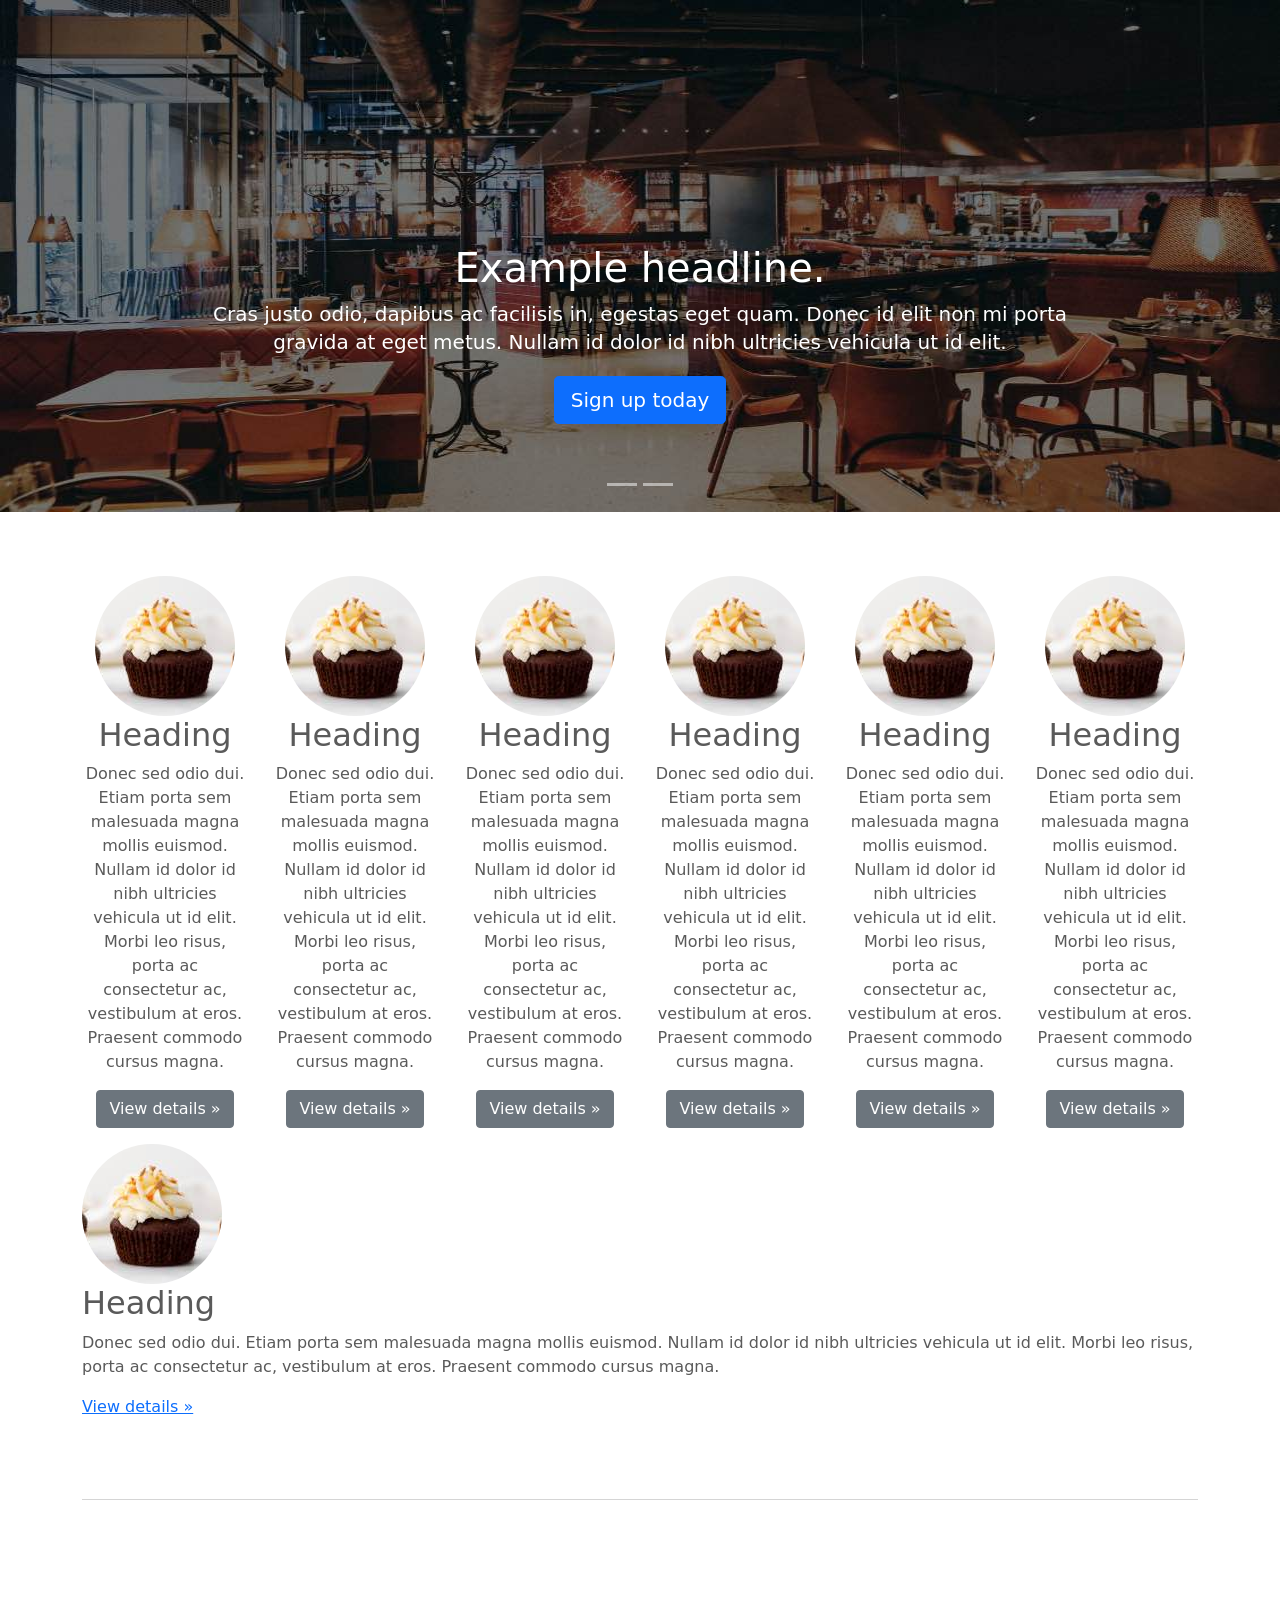
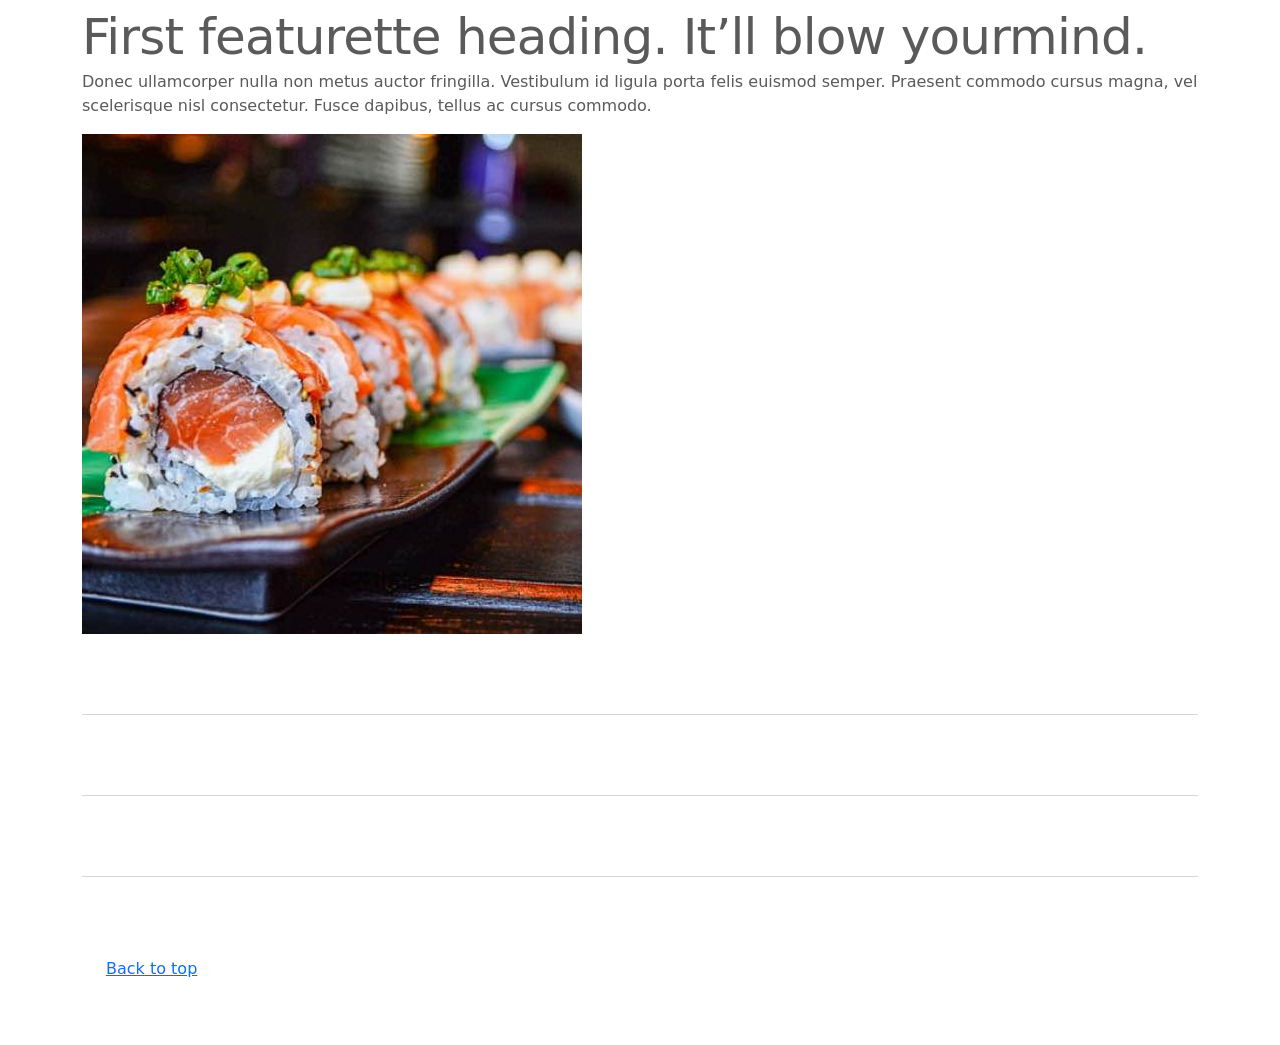
<file: kadai_005/index_for_student.html>
<!doctype html>
<html lang="en">

<head>
  <meta charset="utf-8">
  <meta name="viewport" content="width=device-width, initial-scale=1">
  <meta name="description" content="">
  <meta name="author" content="Mark Otto, Jacob Thornton, and Bootstrap contributors">
  <meta name="generator" content="Hugo 0.79.0">
  <title>Carousel Template · Bootstrap v5.0</title>
  <link rel="canonical" href="https://getbootstrap.com/docs/5.0/examples/carousel/">
  <!-- ************************************************ bootstrap.min.cssの読み込み -->
  <link href="dist/css/bootstrap.min.css" rel="stylesheet">
  <!-- ************************************************ carousel.cssの読み込み -->
  <link href="carousel.css" rel="stylesheet">
  <!-- ************************************************ bootstrap.bundle.min.jsの読み込み -->
  <script src="dist/js/bootstrap.bundle.min.js" defer></script>
</head>

<body>
  <main>
    <!-- ************************************************ カールセル開始 -->

    <!-- カルーセル開始 -->
    <!-- carousel クラス と slide クラスを適用します -->
    <div id="myCarousel" class="carousel slide" data-bs-ride="carousel">
      <ol class="carousel-indicators">
        <li data-bs-target="#carouselExampleCaptions" data-bs-slide-to="1"></li>
        <li data-bs-target="#carouselExampleCaptions" data-bs-slide-to="2"></li>
      </ol>
      <div class="carousel-inner">
        <div class="carousel-item active">
          <img src="img/top_1.jpg" alt="サンプル画像1">
          <div class="container">
            <div class="carousel-caption">
              <h1>Example headline.</h1>
              <p>Cras justo odio, dapibus ac facilisis in, egestas eget quam. Donec id elit non mi porta gravida at eget
                metus. Nullam id dolor id nibh ultricies vehicula ut id elit.</p>
              <p><a class="btn btn-lg btn-primary" href="#" role="button">Sign up today</a></p>
            </div>
          </div>
        </div>
      </div>
    </div>
    <!-- ************************************************ カルーセル終了 -->


    <div class="container">
      <div class="row">

        <!-- ここのclassを変更する -->
        <div class="col-6 col-md-2 text-center">
          <!-- ここまで -->

           <img src="img/cake.jpg" class="rounded-circle" alt="サンプル画像2">
          <h2>Heading</h2>
          <p>
            Donec sed odio dui. Etiam porta sem malesuada magna mollis
            euismod. Nullam id dolor id nibh ultricies vehicula ut id elit.
            Morbi leo risus, porta ac consectetur ac, vestibulum at eros.
            Praesent commodo cursus magna.
          </p>
          <p>
            <a class="btn btn-secondary" href="#" role="button">View details &raquo;</a>
          </p>
        </div>
        <!-- 残り5つも同様に変更する -->
         <div class="col-6 col-md-2 text-center">
           <img src="img/cake.jpg" class="rounded-circle" alt="サンプル画像3">
          <h2>Heading</h2>
          <p>
            Donec sed odio dui. Etiam porta sem malesuada magna mollis
            euismod. Nullam id dolor id nibh ultricies vehicula ut id elit.
            Morbi leo risus, porta ac consectetur ac, vestibulum at eros.
            Praesent commodo cursus magna.
          </p>
          <p>
            <a class="btn btn-secondary" href="#" role="button">View details &raquo;</a>
          </p>
        </div>

                <!-- 残り5つも同様に変更する -->
         <div class="col-6 col-md-2 text-center">
           <img src="img/cake.jpg" class="rounded-circle" alt="サンプル画像4">
          <h2>Heading</h2>
          <p>
            Donec sed odio dui. Etiam porta sem malesuada magna mollis
            euismod. Nullam id dolor id nibh ultricies vehicula ut id elit.
            Morbi leo risus, porta ac consectetur ac, vestibulum at eros.
            Praesent commodo cursus magna.
          </p>
          <p>
            <a class="btn btn-secondary" href="#" role="button">View details &raquo;</a>
          </p>
        </div>

                <!-- 残り5つも同様に変更する -->
         <div class="col-6 col-md-2 text-center">
           <img src="img/cake.jpg" class="rounded-circle" alt="サンプル画像5">
          <h2>Heading</h2>
          <p>
            Donec sed odio dui. Etiam porta sem malesuada magna mollis
            euismod. Nullam id dolor id nibh ultricies vehicula ut id elit.
            Morbi leo risus, porta ac consectetur ac, vestibulum at eros.
            Praesent commodo cursus magna.
          </p>
          <p>
            <a class="btn btn-secondary" href="#" role="button">View details &raquo;</a>
          </p>
        </div>

                <!-- 残り5つも同様に変更する -->
         <div class="col-6 col-md-2 text-center">
           <img src="img/cake.jpg" class="rounded-circle" alt="サンプル画像6">
          <h2>Heading</h2>
          <p>
            Donec sed odio dui. Etiam porta sem malesuada magna mollis
            euismod. Nullam id dolor id nibh ultricies vehicula ut id elit.
            Morbi leo risus, porta ac consectetur ac, vestibulum at eros.
            Praesent commodo cursus magna.
          </p>
          <p>
            <a class="btn btn-secondary" href="#" role="button">View details &raquo;</a>
          </p>
        </div>

                <!-- 残り5つも同様に変更する -->
         <div class="col-6 col-md-2 text-center">
           <img src="img/cake.jpg" class="rounded-circle" alt="サンプル画像7">
          <h2>Heading</h2>
          <p>
            Donec sed odio dui. Etiam porta sem malesuada magna mollis
            euismod. Nullam id dolor id nibh ultricies vehicula ut id elit.
            Morbi leo risus, porta ac consectetur ac, vestibulum at eros.
            Praesent commodo cursus magna.
          </p>
          <p>
            <a class="btn btn-secondary" href="#" role="button">View details &raquo;</a>
          </p>
        </div>

        <div class="">
          <!-- これ以後のコードは編集しないため省略しています -->
          <!-- <div class="container marketing"> -->
          <div class="">
            <!-- <div class="row"> -->
            <div class="">
              <!-- <div class="col-lg-4"> -->
              <div class="">
                <img src="img/cake.jpg" class="rounded-circle" alt="サンプル画像2">
                <h2>Heading</h2>
                <p>Donec sed odio dui. Etiam porta sem malesuada magna mollis euismod. Nullam id dolor id nibh ultricies
                  vehicula ut id elit. Morbi leo risus, porta ac consectetur ac, vestibulum at eros. Praesent commodo
                  cursus
                  magna.</p>
                <!-- <p><a class="btn btn-secondary" href="#" role="button">View details &raquo;</a></p> -->
                <p><a class="" href="#" role="button">View details &raquo;</a></p>
              </div>
            </div>
            <hr class="featurette-divider">
            <!-- <div class="row"> -->
            <div class="">
              <!-- <div class="col-md-7"> -->
              <div class="">
                <!-- <h2 class="featurette-heading">First featurette heading. <span class="text-muted">It’ll blow yourmind.</span> -->
                <h2 class="featurette-heading">First featurette heading. <span class="">It’ll blow yourmind.</span></h2>
                <!-- <p class="lead">Donec ullamcorper nulla non metus auctor fringilla. Vestibulum id ligula porta felis
              euismod
              semper. Praesent commodo cursus magna, vel scelerisque nisl consectetur. Fusce dapibus, tellus ac cursus
              commodo.</p> -->
                <p class="">
                  Donec ullamcorper nulla non metus auctor fringilla. Vestibulum id ligula porta felis
                  euismod
                  semper. Praesent commodo cursus magna, vel scelerisque nisl consectetur. Fusce dapibus, tellus ac
                  cursus
                  commodo.
                </p>
              </div>
              <!-- <div class="col-md-5"> -->
              <div class="">
                <!-- <img src="img/sushi.jpg" class="img-fluid" alt=""> -->
                <img src="img/sushi.jpg" class="" alt="サンプル画像3">
              </div>
            </div>
            <hr class="featurette-divider">
            <!-- ここにもう一つ左右を反転させたものを作ります。 -->
            <hr class="featurette-divider">
            <!-- ここにもう一つ左右を反転させたものを作ります。 -->
            <hr class="featurette-divider">
            <footer class="container">
              <!-- <p class="float-end"><a href="#">Back to top</a></p> -->
              <p class=""><a href="#">Back to top</a></p>
            </footer>
          </div>
  </main>
</body>

</html>
</file>
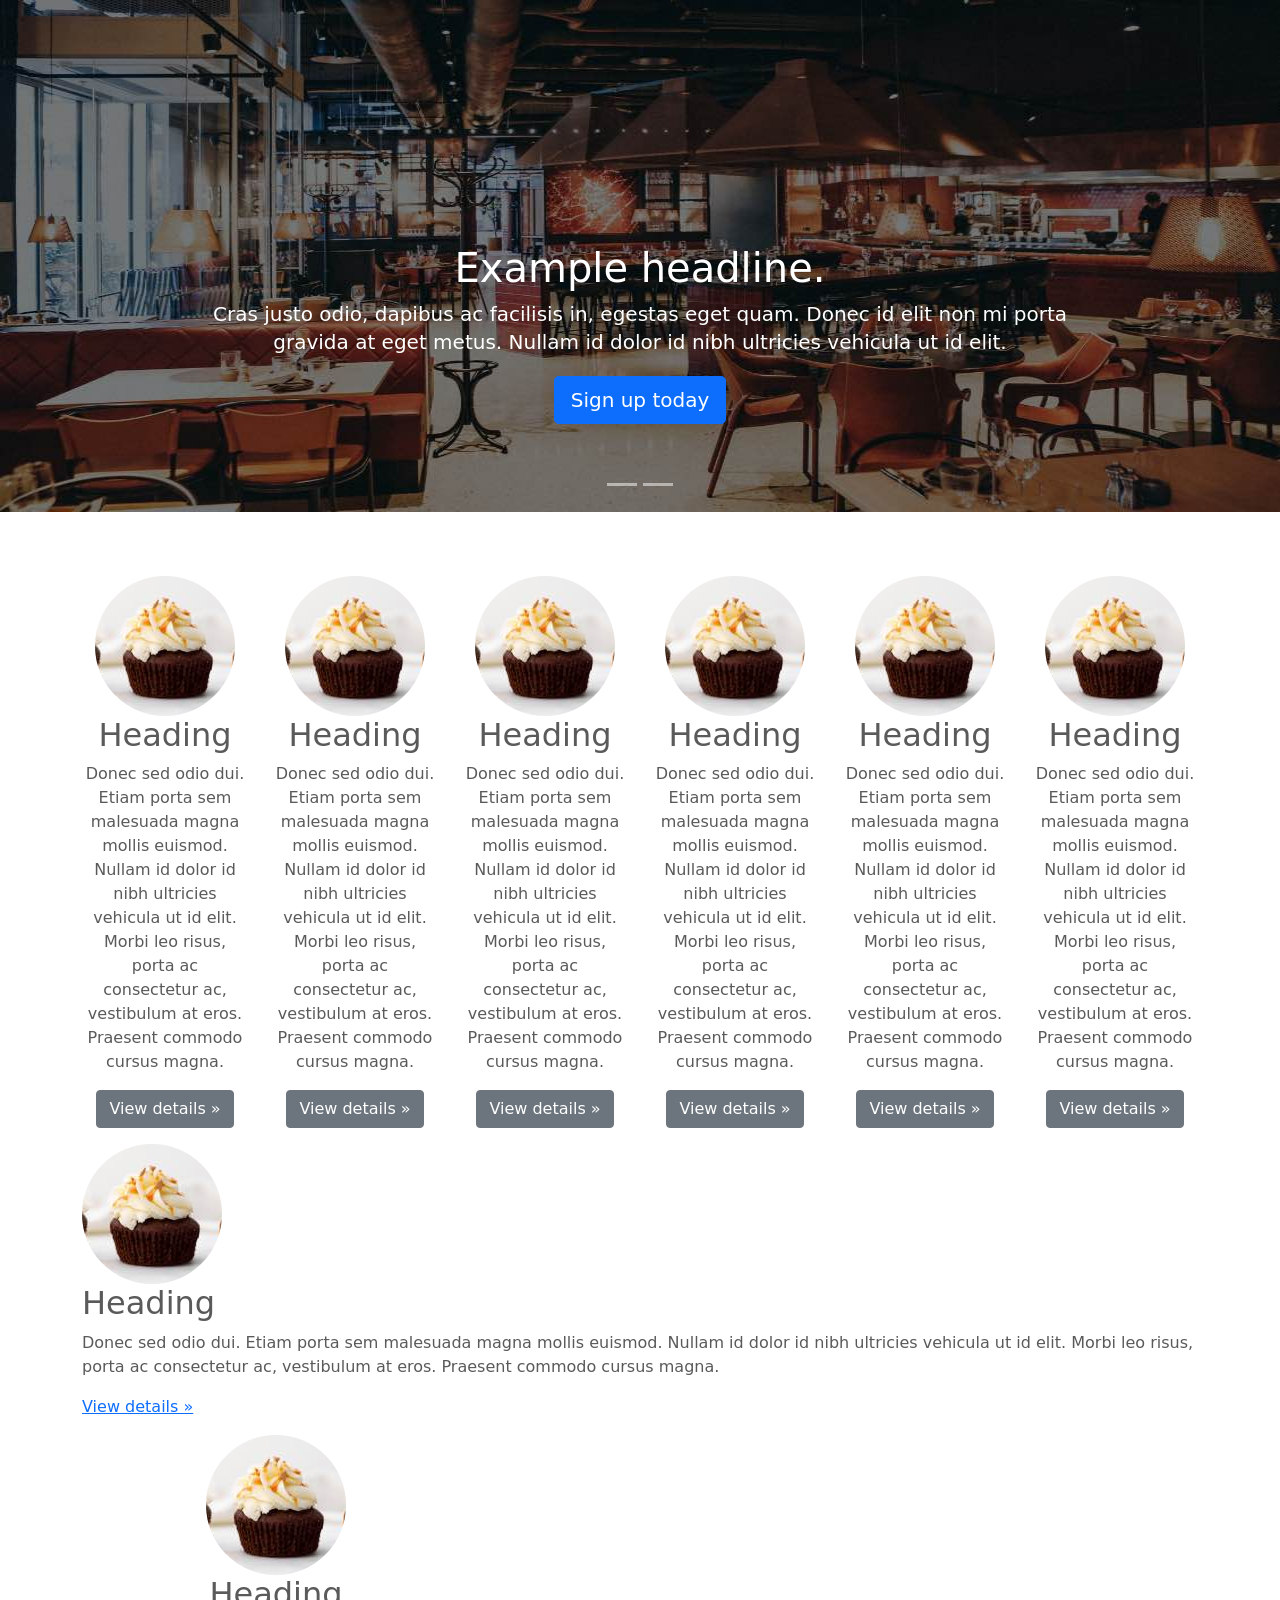
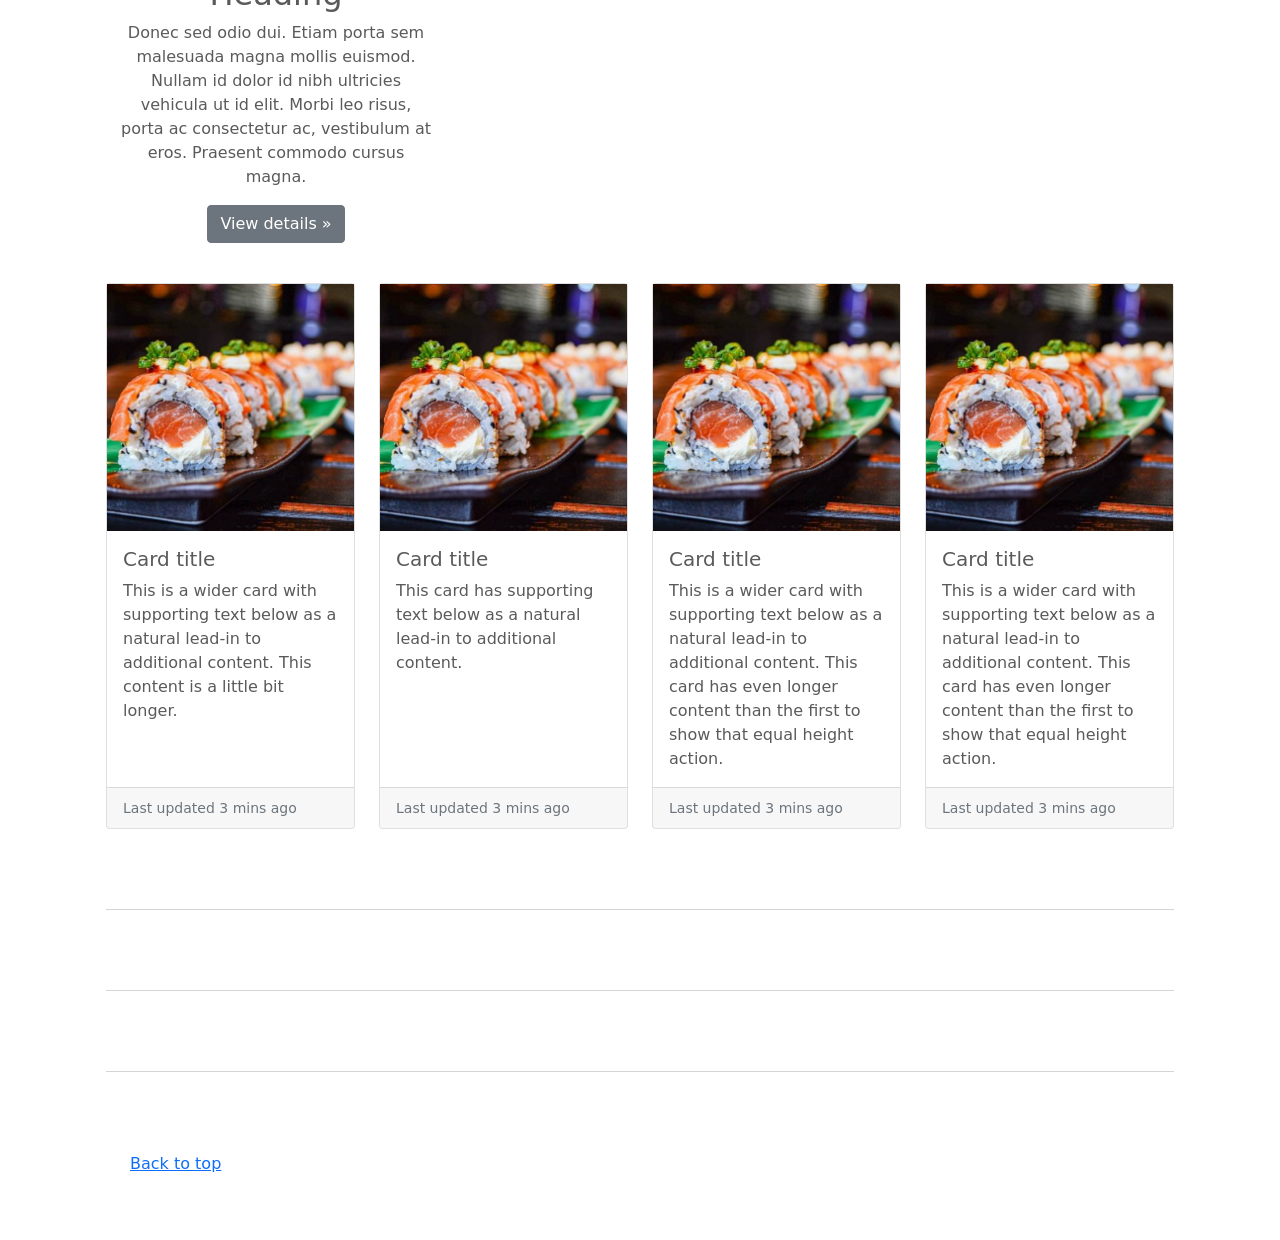
<file: kadai_006/index_for_student.html>
<!doctype html>
<html lang="en">

<head>
  <meta charset="utf-8">
  <meta name="viewport" content="width=device-width, initial-scale=1">
  <meta name="description" content="">
  <meta name="author" content="Mark Otto, Jacob Thornton, and Bootstrap contributors">
  <meta name="generator" content="Hugo 0.79.0">
  <title>Carousel Template · Bootstrap v5.0</title>
  <link rel="canonical" href="https://getbootstrap.com/docs/5.0/examples/carousel/">
  <!-- ************************************************ bootstrap.min.cssの読み込み -->
  <link href="dist/css/bootstrap.min.css" rel="stylesheet">
  <!-- ************************************************ carousel.cssの読み込み -->
  <link href="carousel.css" rel="stylesheet">
  <!-- ************************************************ bootstrap.bundle.min.jsの読み込み -->
  <script src="dist/js/bootstrap.bundle.min.js" defer></script>
</head>

<body>
  <main>
    <!-- ************************************************ カールセル開始 -->

    <!-- カルーセル開始 -->
    <!-- carousel クラス と slide クラスを適用します -->
    <div id="myCarousel" class="carousel slide" data-bs-ride="carousel">
      <ol class="carousel-indicators">
        <li data-bs-target="#carouselExampleCaptions" data-bs-slide-to="1"></li>
        <li data-bs-target="#carouselExampleCaptions" data-bs-slide-to="2"></li>
      </ol>
      <div class="carousel-inner">
        <div class="carousel-item active">
          <img src="img/top_1.jpg" alt="サンプル画像1">
          <div class="container">
            <div class="carousel-caption">
              <h1>Example headline.</h1>
              <p>Cras justo odio, dapibus ac facilisis in, egestas eget quam. Donec id elit non mi porta gravida at eget
                metus. Nullam id dolor id nibh ultricies vehicula ut id elit.</p>
              <p><a class="btn btn-lg btn-primary" href="#" role="button">Sign up today</a></p>
            </div>
          </div>
        </div>
      </div>
    </div>
    <!-- ************************************************ カルーセル終了 -->


    <div class="container">
      <div class="row">

        <!-- ここのclassを変更する -->
        <div class="col-6 col-md-2 text-center">
          <!-- ここまで -->

          <img src="img/cake.jpg" class="rounded-circle" alt="サンプル画像2">
          <h2>Heading</h2>
          <p>
            Donec sed odio dui. Etiam porta sem malesuada magna mollis
            euismod. Nullam id dolor id nibh ultricies vehicula ut id elit.
            Morbi leo risus, porta ac consectetur ac, vestibulum at eros.
            Praesent commodo cursus magna.
          </p>
          <p>
            <a class="btn btn-secondary" href="#" role="button">View details &raquo;</a>
          </p>
        </div>
        <!-- 残り5つも同様に変更する -->
        <div class="col-6 col-md-2 text-center">
          <img src="img/cake.jpg" class="rounded-circle" alt="サンプル画像3">
          <h2>Heading</h2>
          <p>
            Donec sed odio dui. Etiam porta sem malesuada magna mollis
            euismod. Nullam id dolor id nibh ultricies vehicula ut id elit.
            Morbi leo risus, porta ac consectetur ac, vestibulum at eros.
            Praesent commodo cursus magna.
          </p>
          <p>
            <a class="btn btn-secondary" href="#" role="button">View details &raquo;</a>
          </p>
        </div>

        <!-- 残り5つも同様に変更する -->
        <div class="col-6 col-md-2 text-center">
          <img src="img/cake.jpg" class="rounded-circle" alt="サンプル画像4">
          <h2>Heading</h2>
          <p>
            Donec sed odio dui. Etiam porta sem malesuada magna mollis
            euismod. Nullam id dolor id nibh ultricies vehicula ut id elit.
            Morbi leo risus, porta ac consectetur ac, vestibulum at eros.
            Praesent commodo cursus magna.
          </p>
          <p>
            <a class="btn btn-secondary" href="#" role="button">View details &raquo;</a>
          </p>
        </div>

        <!-- 残り5つも同様に変更する -->
        <div class="col-6 col-md-2 text-center">
          <img src="img/cake.jpg" class="rounded-circle" alt="サンプル画像5">
          <h2>Heading</h2>
          <p>
            Donec sed odio dui. Etiam porta sem malesuada magna mollis
            euismod. Nullam id dolor id nibh ultricies vehicula ut id elit.
            Morbi leo risus, porta ac consectetur ac, vestibulum at eros.
            Praesent commodo cursus magna.
          </p>
          <p>
            <a class="btn btn-secondary" href="#" role="button">View details &raquo;</a>
          </p>
        </div>

        <!-- 残り5つも同様に変更する -->
        <div class="col-6 col-md-2 text-center">
          <img src="img/cake.jpg" class="rounded-circle" alt="サンプル画像6">
          <h2>Heading</h2>
          <p>
            Donec sed odio dui. Etiam porta sem malesuada magna mollis
            euismod. Nullam id dolor id nibh ultricies vehicula ut id elit.
            Morbi leo risus, porta ac consectetur ac, vestibulum at eros.
            Praesent commodo cursus magna.
          </p>
          <p>
            <a class="btn btn-secondary" href="#" role="button">View details &raquo;</a>
          </p>
        </div>

        <!-- 残り5つも同様に変更する -->
        <div class="col-6 col-md-2 text-center">
          <img src="img/cake.jpg" class="rounded-circle" alt="サンプル画像7">
          <h2>Heading</h2>
          <p>
            Donec sed odio dui. Etiam porta sem malesuada magna mollis
            euismod. Nullam id dolor id nibh ultricies vehicula ut id elit.
            Morbi leo risus, porta ac consectetur ac, vestibulum at eros.
            Praesent commodo cursus magna.
          </p>
          <p>
            <a class="btn btn-secondary" href="#" role="button">View details &raquo;</a>
          </p>
        </div>

        <div class="">


          <!-- <div class="container marketing"> -->
          <div class="">
            <!-- <div class="row"> -->
            <div class="">
              <!-- <div class="col-lg-4"> -->
              <div class="">
                <img src="img/cake.jpg" class="rounded-circle" alt="サンプル画像2">
                <h2>Heading</h2>
                <p>Donec sed odio dui. Etiam porta sem malesuada magna mollis euismod. Nullam id dolor id nibh ultricies
                  vehicula ut id elit. Morbi leo risus, porta ac consectetur ac, vestibulum at eros. Praesent commodo
                  cursus
                  magna.</p>
                <!-- <p><a class="btn btn-secondary" href="#" role="button">View details &raquo;</a></p> -->
                <p><a class="" href="#" role="button">View details &raquo;</a></p>
              </div>
            </div>



            <div class="container marketing">
              <div class="row">
                <div class="col-lg-4">
                  <img src="img/cake.jpg" class="rounded-circle" alt="サンプル画像2">
                  <h2>Heading</h2>
                  <p>Donec sed odio dui. Etiam porta sem malesuada magna mollis euismod. Nullam id dolor id nibh
                    ultricies
                    vehicula ut id elit. Morbi leo risus, porta ac consectetur ac, vestibulum at eros. Praesent commodo
                    cursus
                    magna.</p>
                  <p><a class="btn btn-secondary" href="#" role="button">View details &raquo;</a></p>
                </div>
              </div>


              <!-- お寿司部分開始 -->
              <div class="row">
                <div class="col-md-3">
                  <div class="card h-100">
                    <img src="img/sushi.jpg" class="img-fluid" alt="寿司１" />
                    <div class="card-body">
                      <h5 class="card-title">Card title</h5>
                      <p class="card-text">This is a wider card with supporting text below as a natural lead-in to
                        additional content. This content is a little bit longer.</p>
                    </div>
                    <div class="card-footer">
                      <small class="text-muted">Last updated 3 mins ago</small>
                    </div>
                  </div>
                </div>
                <div class="col-md-3">
                  <div class="card h-100">
                    <img src="img/sushi.jpg" class="img-fluid" alt="寿司２" />
                    <div class="card-body">
                      <h5 class="card-title">Card title</h5>
                      <p class="card-text">This card has supporting text below as a natural lead-in to additional
                        content.</p>
                    </div>
                    <div class="card-footer">
                      <small class="text-muted">Last updated 3 mins ago</small>
                    </div>
                  </div>
                </div>
                <div class="col-md-3">
                  <div class="card h-100">
                    <img src="img/sushi.jpg" class="img-fluid" alt="寿司３" />
                    <div class="card-body">
                      <h5 class="card-title">Card title</h5>
                      <p class="card-text">This is a wider card with supporting text below as a natural lead-in to
                        additional content. This card has even longer content than the first to show that equal height
                        action.</p>
                    </div>
                    <div class="card-footer">
                      <small class="text-muted">Last updated 3 mins ago</small>
                    </div>
                  </div>
                </div>
                <div class="col-md-3">
                  <div class="card h-100">
                    <img src="img/sushi.jpg" class="img-fluid" alt="寿司４" />
                    <div class="card-body">
                      <h5 class="card-title">Card title</h5>
                      <p class="card-text">This is a wider card with supporting text below as a natural lead-in to
                        additional content. This card has even longer content than the first to show that equal height
                        action.</p>
                    </div>
                    <div class="card-footer">
                      <small class="text-muted">Last updated 3 mins ago</small>
                    </div>
                  </div>
                </div>
              </div>
              <!-- お寿司部分終了 -->



              <hr class="featurette-divider">
              <!-- ここにもう一つ左右を反転させたものを作ります。 -->
              <hr class="featurette-divider">
              <!-- ここにもう一つ左右を反転させたものを作ります。 -->
              <hr class="featurette-divider">
              <footer class="container">
                <!-- <p class="float-end"><a href="#">Back to top</a></p> -->
                <p class=""><a href="#">Back to top</a></p>
              </footer>
            </div>
  </main>
</body>

</html>
</file>
<file: code_for_design_comp/stylesheet/style.css>
/* ----------------------------------------------- 共通 */
html,
body {
  overflow-x: hidden;
}

body {
  color: #000000;
  font-family: 'Noto Sans JP', sans-serif;
  padding-bottom: 0;

}

p {
  line-height: 2.0em;
  font-weight: 100;
  font-style: normal;
  font-size: 14px;

}



/* ----------------------------------------------- ナビゲーションバー */
/* ----------------------------------------------- ナビゲーションメニュー */
.navbar_brand_logo {

  /* サイズを32pxの正方形へ変更 */
  width: 32px;
  height: 32px;

  /* imgはインライン要素なのでインラインブロックに設定 */
  display: inline-block;

  /* "SAMURAI KITCHEN" 文字との空白を15pxに設定 */
  margin-right: 15px;

}

/* カンマで区切ると複数のクラスに適用可能 */
.my_navbar_brand,
.my_nav_link {

  /* フォントサイズを16pxに設定 */
  font-size: 16px;

  /* フォントをserif体に設定 */
  font-family: 'Lora', serif;

  /* フォント色を黒色に設定 */
  color: #000000 !important;

}

/* Bootstrapのボタンに初期設定されている周囲のborder（枠線）を消す */
.navbar-toggler {
  padding: 0 !important;
  border: none;
}

/* ハンバーガーボタンがチェック状態である（押されている）とき、閉じるボタン（×）を表示する */
#hamburger_btn_check:checked~.hamburger_btn .btn_close {
  display: block;
}

/* ハンバーガーボタンがチェック状態である（押されている）とき、ハンバーガーボタンを表示しない */
#hamburger_btn_check:checked~.hamburger_btn .btn_open {
  display: none;
}

/* 最初に表示した時は、閉じるボタン（×）は表示しない */
.btn_close {
  display: none;
}

/* ハンバーガーボタンが押されているかを判断するためのチェックボックスは隠す */
#hamburger_btn_check {
  display: none;
}

/* これ以後のコードは編集しないため省略しています */




/* ----------------------------------------------- カールセル */
.my_carousel_caption {
  
  /* フォントサイズ52px */
  font-size: 52px;

  /* 上下に余白追加 */
  padding-top: 1.25rem;
  padding-bottom: 1.25rem;

  /* フォント色は白色 */
  color: #fff;

  /* テキスト中央揃え */
  text-align: center;
  font-family: 'Lora', serif;
  line-height: 1.5em;
}

/* 疑似要素でアイコンを配置。前に配置しています */
.my_carousel_caption::before {
  content: url(../img/logoSymbol_White.png);
  display: block;
}


/* スマートフォン画面幅（画面幅が最大375pxまで）の場合、以下のスタイルを適用。 */
@media screen and (max-width:375px) {
  .my_carousel_caption {

    /* フォントサイズを27pxにする */
    font-size: 27px;
  }
}

/* carousel-itemの高さを32remに指定 */
.carousel-item {
  height: 32rem;
}

/*carousel-item直下の子要素imgタグに設定 */
.carousel-item>img {

  /* 絶対位置を指定 */
  position: absolute;
  top: 0;
  left: 0;
  min-width: 100%;

  /* 高さはcarousel-itemに揃える */
  height: 32rem;
}

html {
  font-size: 16px;
}

h1 {
  /* <html>要素の文字サイズが16pxなので、2rem＝32px（16 × 2）*/
  font-size: 2rem;
}


/* ----------------------------------------------- アバウト */
 .section_title {
   /* フォントサイズ36px */
   font-size: 36px;
 
   /* フォントの太さ600 標準は400です */
   font-weight: 600;
 }

 /* aboutクラスのあとに"私たちについて"の文字を追加  */
 .about::after {
   content: "私たちについて";
 }

 /* section_titleに擬似要素を追加 */
 .section_title::after {
 
   /* 疑似要素はデフォルトでインライン要素のためブロック要素に変更 */
   display: block;
 
   /* サブタイトル文字の大きさや余白を設定 */
   font-size: 14px;
   font-weight: 400;
   padding: 16px 0 16px;
 
   /* 下線の幅を100pに設定 */
   width: 100px;
 
   /* 下線を直線・1px・黒色に設定 */
   border-bottom: solid 1px #000000;
 }

  .about_us_bg {
   background-color: #FFE6A5;
 }


/* ----------------------------------------------- ギャラリー */
.gallery::after {
  content: "ギャラリー";
  margin: 0 auto 0;
}


/* ----------------------------------------------- メニュー */
/* ----------------------------------------------- メニュー */
.menu::after {
  content: "メニュー";
  margin: 0 auto 0;
}

.menu_title {
  font-size: 18px;
  font-weight: 600;
  font-style: normal;
}

.menu_price {
  font-size: 20px;
  font-weight: 400;
  font-family: 'Lora', serif;
}

/* ----------------------------------------------- レビュー */
.review_wrapper {
  background-image: url(../img/background-reviews.jpg);
  background-repeat: no-repeat;
  background-size: cover;
}

.review::after {
  content: "お客様の声";
  margin: 0 auto 0;
  border-bottom: solid 1px #FFFFFF;
}

.h_420 {
  height: 420px;
  position: relative;
}

.reviewer_img {
  width: 48px;
  height: 48px;
  border-radius: 50%;
  margin-right: 16px;
}

.star_img {
  width: 25px;
  height: 25px;
}

.fix_bottom {
  position: absolute;
  width: 80px;
  height: 44px;
  left: 24px;
  bottom: 24px;
}
/* ----------------------------------------------- レビュー */

/* ----------------------------------------------- アクセス */
.access::after {
  content: "アクセス";
  margin: 0 auto 0;
}



/* ----------------------------------------------- アクセス */

/* ----------------------------------------------- フッター */
#footer {
  background-color: #FAFAFA;
}

.copy_right {
  font-size: 14px;
  position: absolute;
  bottom: 1rem;
  left: 12px;
  display: flex;
}

.copy_right>p {
  margin-right: 5rem;
  margin-bottom: 0;
}

.copy_right>img.sns_img {
  height: 24px;
  width: 24px;
  margin-right: 10px;
  margin-top: 0;
}

.restaurant_info p {
  font-weight: 400;
  line-height: 1.5;
  font-size: 16px;
}

.restaurant_info img {
  width: 20px;
  height: 20px;
  margin-right: 10px;
  line-height: 1.5;
  margin-top: auto;
}

.footer_brand_logo {
  width: 64px;
  height: 64px;
  display: inline-block;
  margin-right: 15px;
}

.footer_text {
  font-size: 24px;
  font-family: 'Lora', serif;
}

@media screen and (max-width: 991px) {
  .footer_text,
  .copy_right {
    margin-top: 2rem;
    text-align: center;
    position: relative;
  }

  .copy_right>p,img {
    margin-right: 1rem;
    font-size: 14px;
    margin: 0;
    line-height: 35px;
  }
}
</file>
<file: kadai_015/stylesheet/style.css>
/* ----------------------------------------------- 共通 */
html,
body {
  overflow-x: hidden;
}

body {
  color: #000000;
  font-family: 'Noto Sans JP', sans-serif;
  padding-bottom: 0;

}

p {
  line-height: 2.0em;
  font-weight: 100;
  font-style: normal;
  font-size: 14px;

}



/* ----------------------------------------------- ナビゲーションバー */
/* ----------------------------------------------- ナビゲーションメニュー */
.navbar_brand_logo {

  /* サイズを32pxの正方形へ変更 */
  width: 32px;
  height: 32px;

  /* imgはインライン要素なのでインラインブロックに設定 */
  display: inline-block;

  /* "SAMURAI KITCHEN" 文字との空白を15pxに設定 */
  margin-right: 15px;

}

/* カンマで区切ると複数のクラスに適用可能 */
.my_navbar_brand,
.my_nav_link {

  /* フォントサイズを16pxに設定 */
  font-size: 16px;

  /* フォントをserif体に設定 */
  font-family: 'Lora', serif;

  /* フォント色を黒色に設定 */
  color: #000000 !important;

}

/* Bootstrapのボタンに初期設定されている周囲のborder（枠線）を消す */
.navbar-toggler {
  padding: 0 !important;
  border: none;
}

/* ハンバーガーボタンがチェック状態である（押されている）とき、閉じるボタン（×）を表示する */
#hamburger_btn_check:checked~.hamburger_btn .btn_close {
  display: block;
}

/* ハンバーガーボタンがチェック状態である（押されている）とき、ハンバーガーボタンを表示しない */
#hamburger_btn_check:checked~.hamburger_btn .btn_open {
  display: none;
}

/* 最初に表示した時は、閉じるボタン（×）は表示しない */
.btn_close {
  display: none;
}

/* ハンバーガーボタンが押されているかを判断するためのチェックボックスは隠す */
#hamburger_btn_check {
  display: none;
}

/* これ以後のコードは編集しないため省略しています */




/* ----------------------------------------------- カールセル */
.my_carousel_caption {

  /* フォントサイズ52px */
  font-size: 52px;

  /* 上下に余白追加 */
  padding-top: 1.25rem;
  padding-bottom: 1.25rem;

  /* フォント色は白色 */
  color: #fff;

  /* テキスト中央揃え */
  text-align: center;
  font-family: 'Lora', serif;
  line-height: 1.5em;
}

/* 疑似要素でアイコンを配置。前に配置しています */
.my_carousel_caption::before {
  content: url(../img/logoSymbol_White.png);
  display: block;
}


/* スマートフォン画面幅（画面幅が最大375pxまで）の場合、以下のスタイルを適用。 */
@media screen and (max-width:375px) {
  .my_carousel_caption {

    /* フォントサイズを27pxにする */
    font-size: 27px;
  }
}

/* carousel-itemの高さを32remに指定 */
.carousel-item {
  height: 32rem;
}

/*carousel-item直下の子要素imgタグに設定 */
.carousel-item>img {

  /* 絶対位置を指定 */
  position: absolute;
  top: 0;
  left: 0;
  min-width: 100%;

  /* 高さはcarousel-itemに揃える */
  height: 32rem;
}

html {
  font-size: 16px;
}

h1 {
  /* <html>要素の文字サイズが16pxなので、2rem＝32px（16 × 2）*/
  font-size: 2rem;
}


/* ----------------------------------------------- アバウト */
.section_title {
  /* フォントサイズ36px */
  font-size: 36px;

  /* フォントの太さ600 標準は400です */
  font-weight: 600;
}

/* aboutクラスのあとに"私たちについて"の文字を追加  */
.about::after {
  content: "私たちについて";
}

/* section_titleに擬似要素を追加 */
.section_title::after {

  /* 疑似要素はデフォルトでインライン要素のためブロック要素に変更 */
  display: block;

  /* サブタイトル文字の大きさや余白を設定 */
  font-size: 14px;
  font-weight: 400;
  padding: 16px 0 16px;

  /* 下線の幅を100pに設定 */
  width: 100px;

  /* 下線を直線・1px・黒色に設定 */
  border-bottom: solid 1px #000000;
}

.about_us_bg {
  background-color: #FFE6A5;
}


/* ----------------------------------------------- ギャラリー */
.gallery::after {
  content: "ギャラリー";
  margin: 0 auto 0;
}


/* ----------------------------------------------- メニュー */
/* ----------------------------------------------- メニュー */
.menu::after {
  content: "メニュー";
  margin: 0 auto 0;
}

.menu_title {
  font-size: 18px;
  font-weight: 600;
  font-style: normal;
}

.menu_price {
  font-size: 20px;
  font-weight: 400;
  font-family: 'Lora', serif;
}

/* ----------------------------------------------- レビュー */
.review_wrapper {
  background-image: url(../img/background-reviews.jpg);
  background-repeat: no-repeat;
  background-size: cover;
}

.review::after {
  content: "お客様の声";
  margin: 0 auto 0;
  border-bottom: solid 1px #FFFFFF;
}

.h_420 {
  height: 420px;
  position: relative;
}

.reviewer_img {
  width: 48px;
  height: 48px;
  border-radius: 50%;
  margin-right: 16px;
}

.star_img {
  width: 25px;
  height: 25px;
}

.fix_bottom {
  position: absolute;
  width: 80px;
  height: 44px;
  left: 24px;
  bottom: 24px;
}

/* ----------------------------------------------- レビュー */

/* ----------------------------------------------- シェフ */
.chef::after {
  content: "シェフ";
  /* 疑似要素はデフォルトでインライン要素のためブロック要素に変更 */
  display: block;

  /* サブタイトル文字の大きさや余白を設定 */
  font-size: 14px;
  font-weight: 400;
  padding: 16px 0 16px;

  /* 下線の幅を100pに設定 */
  width: 100px;

  /* 下線を直線・1px・黒色に設定 */
  border-bottom: solid 1px #000000;
}

.chef_name {
  margin: 20px 0;
}

.chef_bg {
  background-color: #fdf5e6;
  padding: 0 20px;
}



/* ----------------------------------------------- シェフ  */

/* ----------------------------------------------- アクセス */
.access::after {
  content: "アクセス";
  margin: 0 auto 0;
}

/* ----------------------------------------------- アクセス */

/* ----------------------------------------------- フッター */
#footer {
  background-color: #FAFAFA;
}

.copy_right {
  font-size: 14px;
  position: absolute;
  bottom: 1rem;
  left: 12px;
  display: flex;
}

.copy_right>p {
  margin-right: 5rem;
  margin-bottom: 0;
}

.copy_right>img.sns_img {
  height: 24px;
  width: 24px;
  margin-right: 10px;
  margin-top: 0;
}

.restaurant_info p {
  font-weight: 400;
  line-height: 1.5;
  font-size: 16px;
}

.restaurant_info img {
  width: 20px;
  height: 20px;
  margin-right: 10px;
  line-height: 1.5;
  margin-top: auto;
}

.footer_brand_logo {
  width: 64px;
  height: 64px;
  display: inline-block;
  margin-right: 15px;
}

.footer_text {
  font-size: 24px;
  font-family: 'Lora', serif;
}

@media screen and (max-width: 991px) {

  .footer_text,
  .copy_right {
    margin-top: 2rem;
    text-align: center;
    position: relative;
  }

  .copy_right>p,
  img {
    margin-right: 1rem;
    font-size: 14px;
    margin: 0;
    line-height: 35px;
  }
}
</file>
<file: kadai_003/carousel.css>
/* ----------------------------------------------- 全体の文字色修正と下部の余白の調整 */
body {
  /* padding-top: 3rem; */
  padding-bottom: 3rem;
  color: #5a5a5a;
}

/* ----------------------------------------------- カルーセルのカスタマイズ */
.carousel {
  margin-bottom: 4rem;
}

.carousel-caption {
  bottom: 3rem;
  z-index: 10;
}

.carousel-item {
  height: 32rem;
}

.carousel-item > img {
  position: absolute;
  top: 0;
  left: 0;
  min-width: 100%;
  height: 32rem;
}

/* ----------------------------------------------- マーケティングコンテンツ */
.marketing .col-lg-4 {
  margin-bottom: 1.5rem;
  text-align: center;
}

.marketing h2 {
  font-weight: 400;
}

/* rtl:begin:ignore */
.marketing .col-lg-4 p {
  margin-right: .75rem;
  margin-left: .75rem;
}

/* rtl:end:ignore */

/* ----------------------------------------------- フィーチャーレット */
.featurette-divider {
  margin: 5rem 0;
  /* Space out the Bootstrap <hr> more */
}

.featurette-heading {
  font-weight: 300;
  line-height: 1;
  /* rtl:remove */
  letter-spacing: -.05rem;
}

/* ----------------------------------------------- レスポンシブデザイン */
@media (min-width: 40em) {
  .carousel-caption p {
    margin-bottom: 1.25rem;
    font-size: 1.25rem;
    line-height: 1.4;
  }

  .featurette-heading {
    font-size: 50px;
  }
}

@media (min-width: 62em) {
  .featurette-heading {
    margin-top: 7rem;
  }
}
</file>
<file: kadai_004/carousel.css>
/* ----------------------------------------------- 全体の文字色修正と下部の余白の調整 */
body {
  /* padding-top: 3rem; */
  padding-bottom: 3rem;
  color: #5a5a5a;
}

/* ----------------------------------------------- カルーセルのカスタマイズ */
.carousel {
  margin-bottom: 4rem;
}

.carousel-caption {
  bottom: 3rem;
  z-index: 10;
}

.carousel-item {
  height: 32rem;
}

.carousel-item > img {
  position: absolute;
  top: 0;
  left: 0;
  min-width: 100%;
  height: 32rem;
}

/* ----------------------------------------------- マーケティングコンテンツ */
.marketing .col-lg-4 {
  margin-bottom: 1.5rem;
  text-align: center;
}

.marketing h2 {
  font-weight: 400;
}

/* rtl:begin:ignore */
.marketing .col-lg-4 p {
  margin-right: .75rem;
  margin-left: .75rem;
}

/* rtl:end:ignore */

/* ----------------------------------------------- フィーチャーレット */
.featurette-divider {
  margin: 5rem 0;
  /* Space out the Bootstrap <hr> more */
}

.featurette-heading {
  font-weight: 300;
  line-height: 1;
  /* rtl:remove */
  letter-spacing: -.05rem;
}

/* ----------------------------------------------- レスポンシブデザイン */
@media (min-width: 40em) {
  .carousel-caption p {
    margin-bottom: 1.25rem;
    font-size: 1.25rem;
    line-height: 1.4;
  }

  .featurette-heading {
    font-size: 50px;
  }
}

@media (min-width: 62em) {
  .featurette-heading {
    margin-top: 7rem;
  }
}
</file>
<file: kadai_005/carousel.css>
/* ----------------------------------------------- 全体の文字色修正と下部の余白の調整 */
body {
  /* padding-top: 3rem; */
  padding-bottom: 3rem;
  color: #5a5a5a;
}

/* ----------------------------------------------- カルーセルのカスタマイズ */
.carousel {
  margin-bottom: 4rem;
}

.carousel-caption {
  bottom: 3rem;
  z-index: 10;
}

.carousel-item {
  height: 32rem;
}

.carousel-item > img {
  position: absolute;
  top: 0;
  left: 0;
  min-width: 100%;
  height: 32rem;
}

/* ----------------------------------------------- マーケティングコンテンツ */
.marketing .col-lg-4 {
  margin-bottom: 1.5rem;
  text-align: center;
}

.marketing h2 {
  font-weight: 400;
}

/* rtl:begin:ignore */
.marketing .col-lg-4 p {
  margin-right: .75rem;
  margin-left: .75rem;
}

/* rtl:end:ignore */

/* ----------------------------------------------- フィーチャーレット */
.featurette-divider {
  margin: 5rem 0;
  /* Space out the Bootstrap <hr> more */
}

.featurette-heading {
  font-weight: 300;
  line-height: 1;
  /* rtl:remove */
  letter-spacing: -.05rem;
}

/* ----------------------------------------------- レスポンシブデザイン */
@media (min-width: 40em) {
  .carousel-caption p {
    margin-bottom: 1.25rem;
    font-size: 1.25rem;
    line-height: 1.4;
  }

  .featurette-heading {
    font-size: 50px;
  }
}

@media (min-width: 62em) {
  .featurette-heading {
    margin-top: 7rem;
  }
}
</file>
<file: kadai_006/carousel.css>
/* ----------------------------------------------- 全体の文字色修正と下部の余白の調整 */
body {
  /* padding-top: 3rem; */
  padding-bottom: 3rem;
  color: #5a5a5a;
}

/* ----------------------------------------------- カルーセルのカスタマイズ */
.carousel {
  margin-bottom: 4rem;
}

.carousel-caption {
  bottom: 3rem;
  z-index: 10;
}

.carousel-item {
  height: 32rem;
}

.carousel-item > img {
  position: absolute;
  top: 0;
  left: 0;
  min-width: 100%;
  height: 32rem;
}

/* ----------------------------------------------- マーケティングコンテンツ */
.marketing .col-lg-4 {
  margin-bottom: 1.5rem;
  text-align: center;
}

.marketing h2 {
  font-weight: 400;
}

/* rtl:begin:ignore */
.marketing .col-lg-4 p {
  margin-right: .75rem;
  margin-left: .75rem;
}

/* rtl:end:ignore */

/* ----------------------------------------------- フィーチャーレット */
.featurette-divider {
  margin: 5rem 0;
  /* Space out the Bootstrap <hr> more */
}

.featurette-heading {
  font-weight: 300;
  line-height: 1;
  /* rtl:remove */
  letter-spacing: -.05rem;
}

/* ----------------------------------------------- レスポンシブデザイン */
@media (min-width: 40em) {
  .carousel-caption p {
    margin-bottom: 1.25rem;
    font-size: 1.25rem;
    line-height: 1.4;
  }

  .featurette-heading {
    font-size: 50px;
  }
}

@media (min-width: 62em) {
  .featurette-heading {
    margin-top: 7rem;
  }
}
</file>
